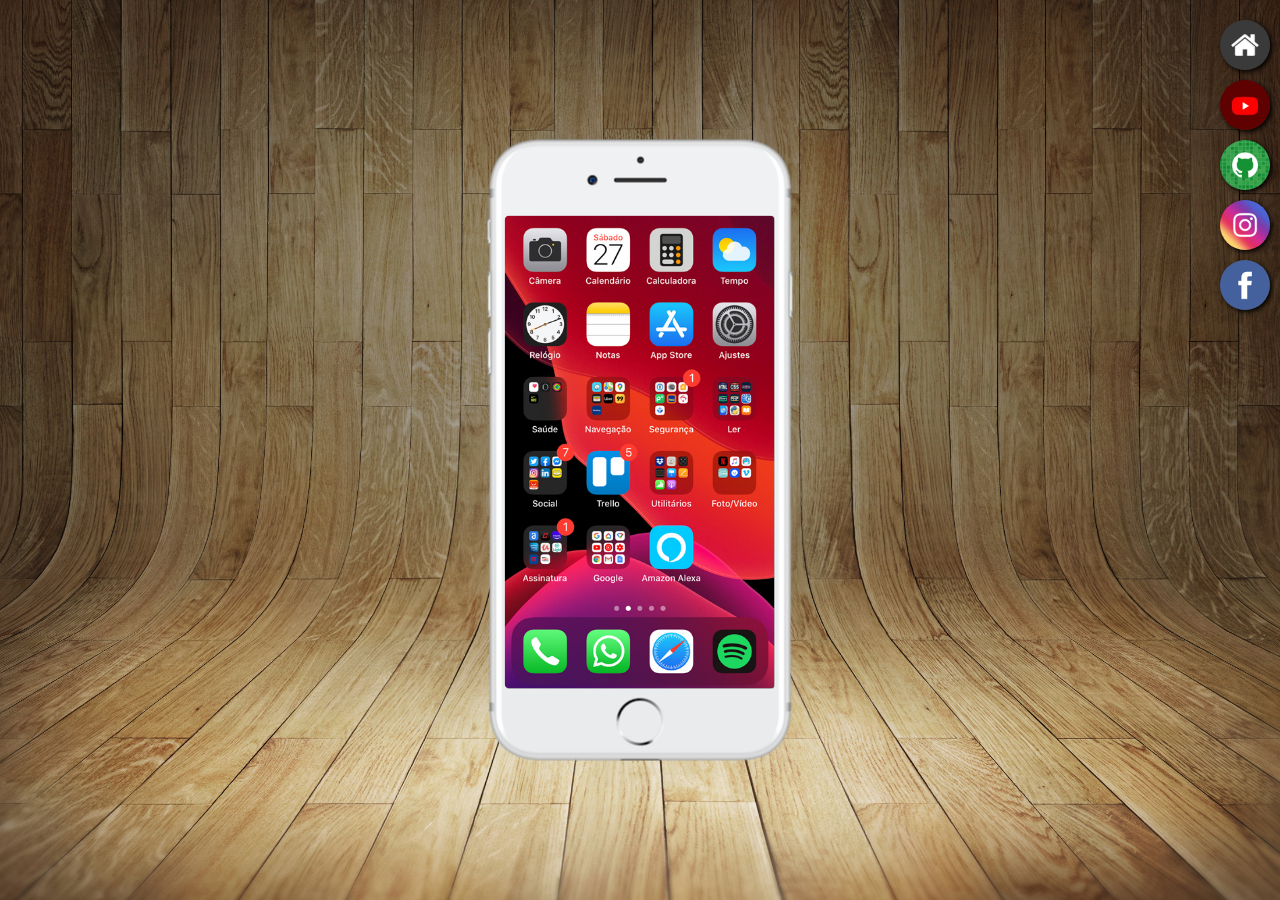
<file: index.html>
<!DOCTYPE html>
<html lang="pt-br">

<head>
    <meta charset="UTF-8">
    <meta name="viewport" content="width=device-width, initial-scale=1.0">
    <title>Projeto-Social</title>
    <link rel="stylesheet" href="styles/style.css">
    <link rel="shortcut icon" href="favicon-16x16.png" type="image/x-icon">
</head>

<body>
    <main>
        <section id="phone">
            <iframe src="./frame-pages/home.html" frameborder="0" name="frame"></iframe>
        </section>
        <section id="links">
            <ul>
                <li class="link" id="link1"><a href="frame-pages/home.html" target="frame"></a></li>
                <li class="link" id="link2"><a href="frame-pages/youtube.html" target="frame"></a></li>
                <li class="link" id="link3"><a href="frame-pages/github.html" target="frame"></a></li>
                <li class="link" id="link4"><a href="frame-pages/instagram.html" target="frame"></a></li>
                <li class="link" id="link5"><a href="frame-pages/facebook.html" target="frame"></a></li>
            </ul>
        </section>
    </main>
</body>

</html>
</file>
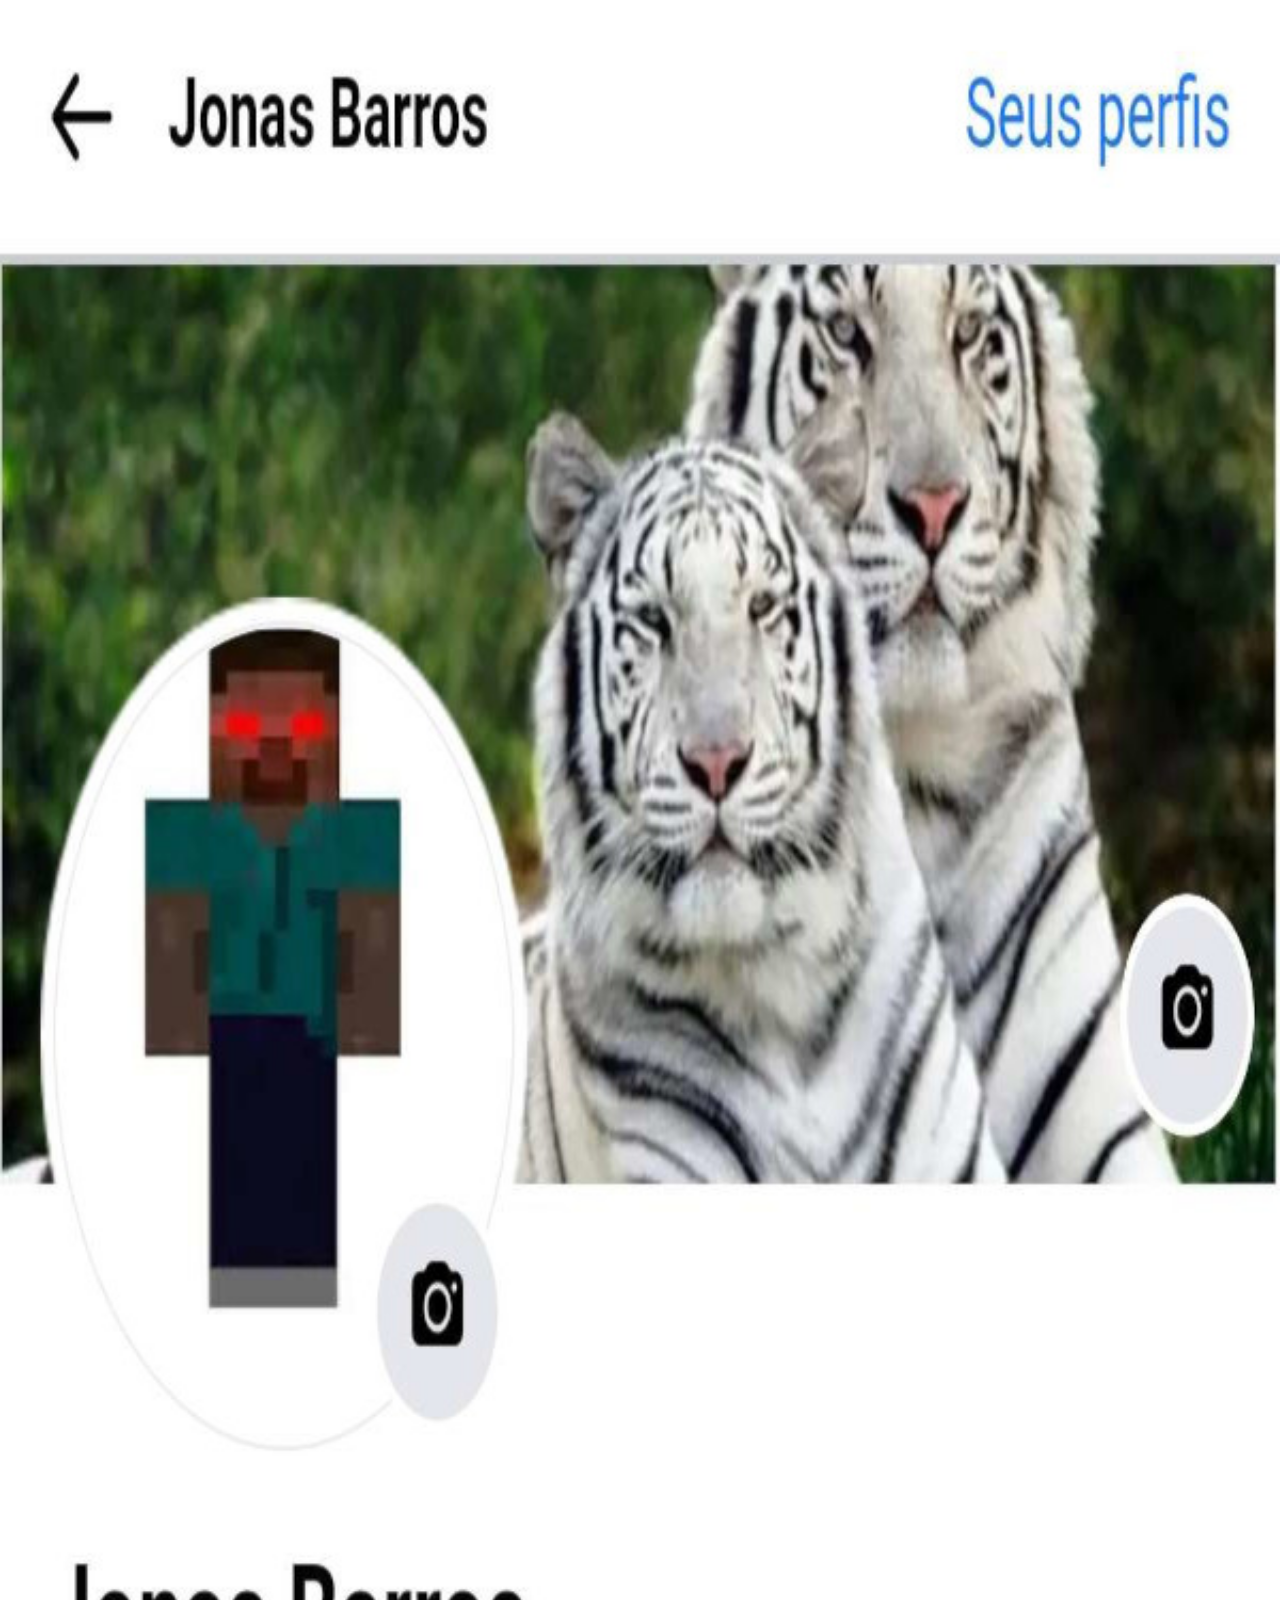
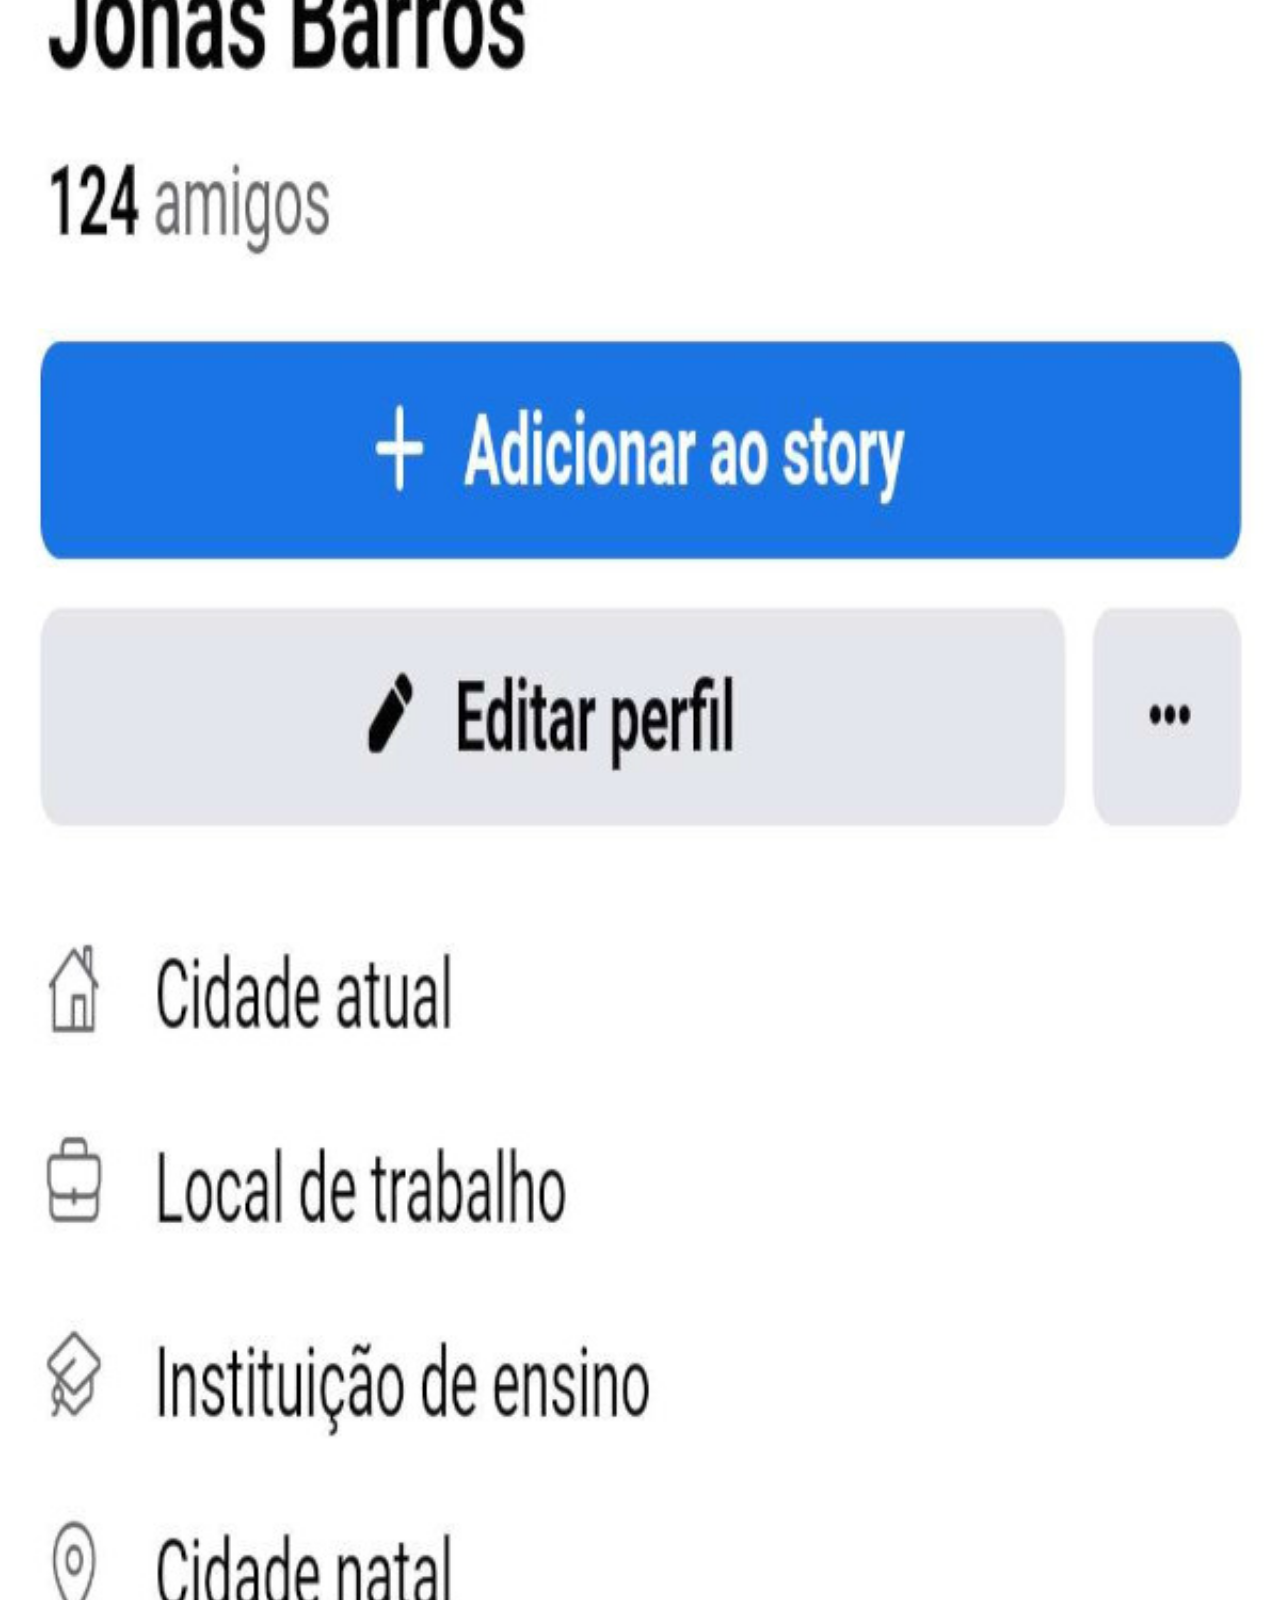
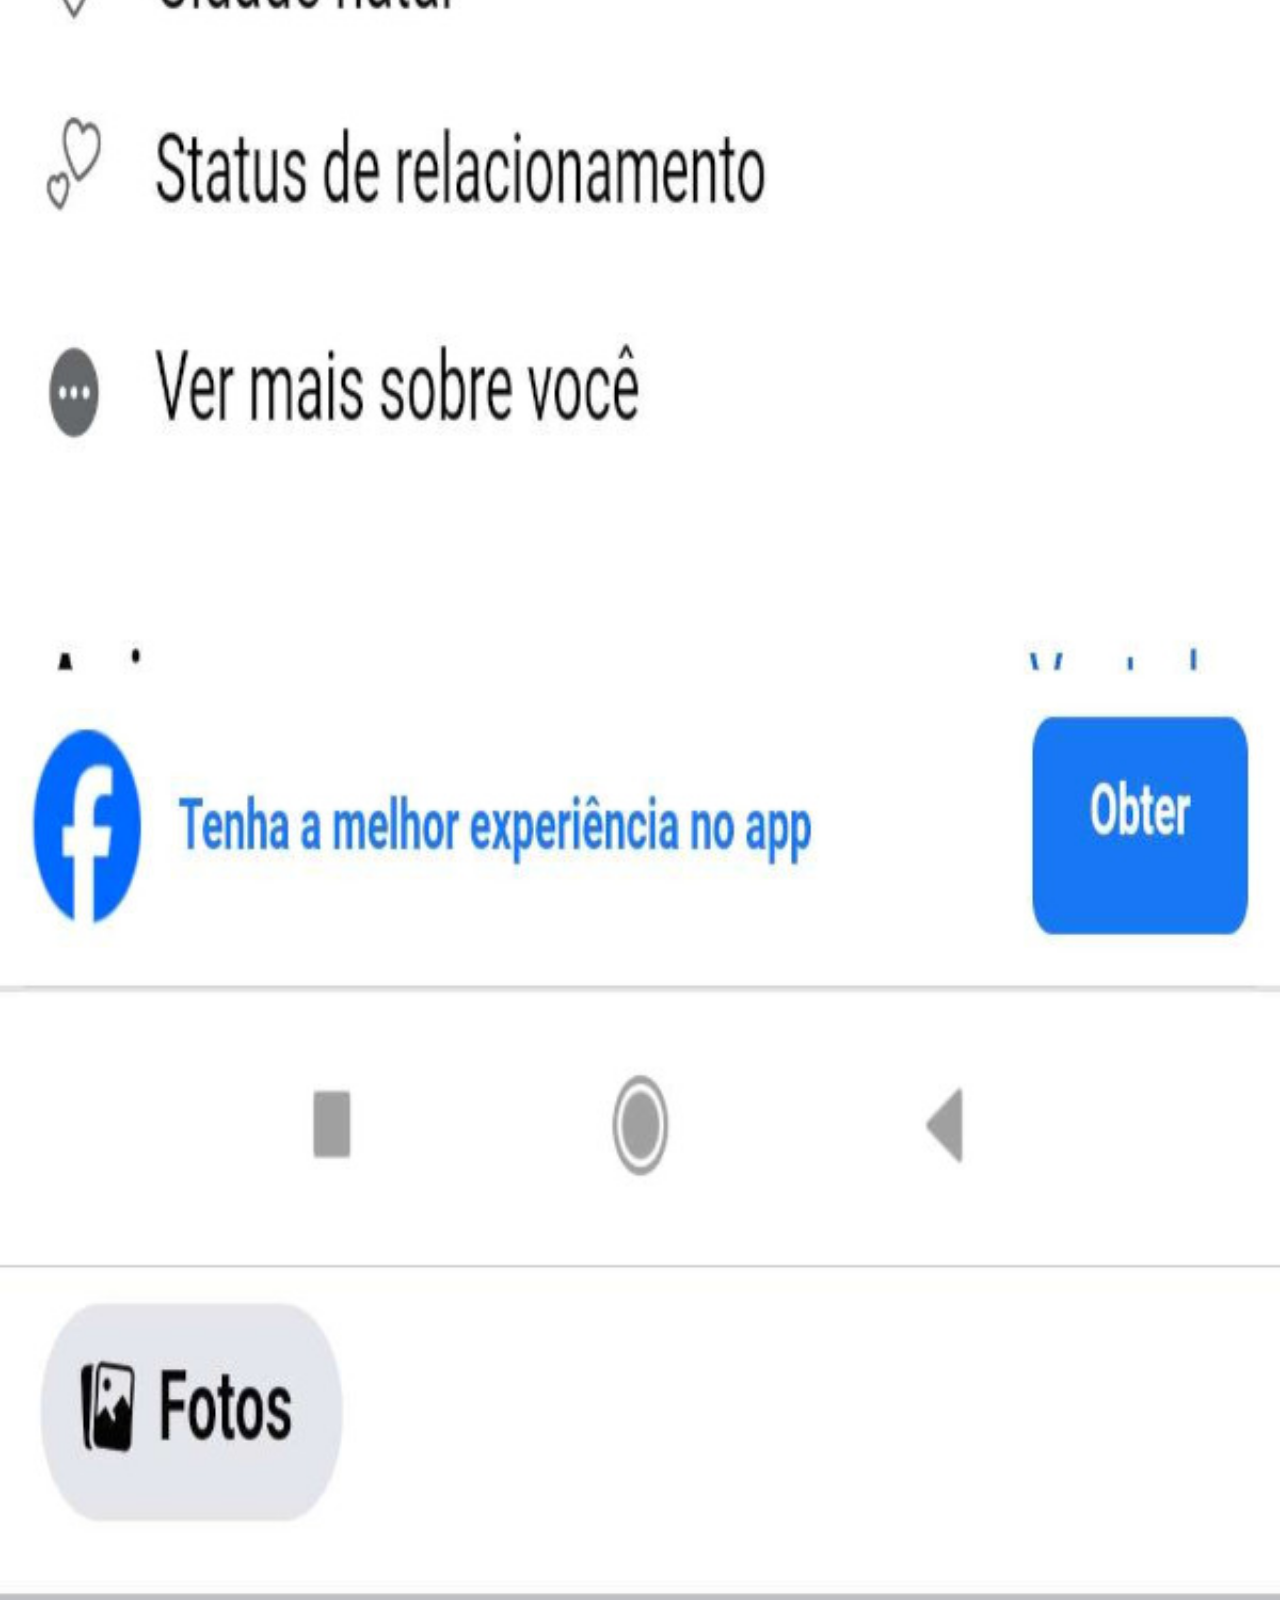
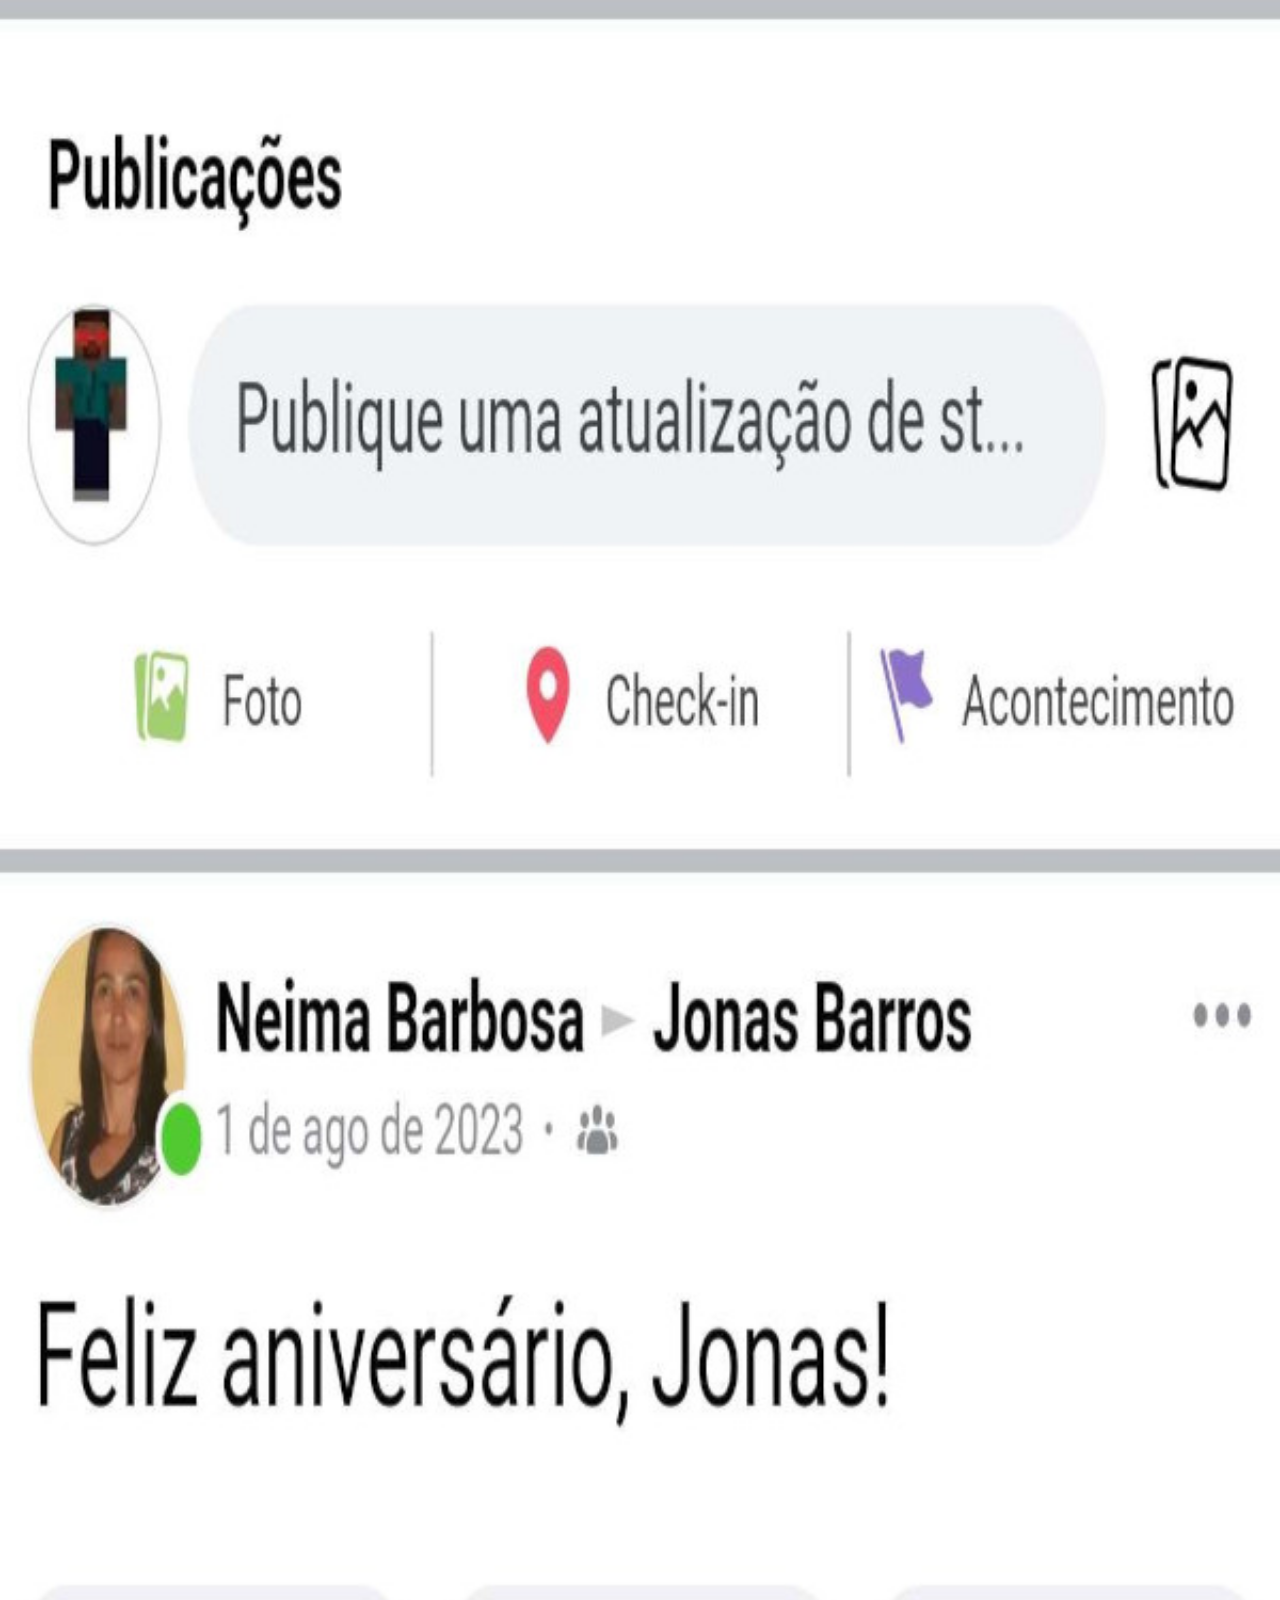
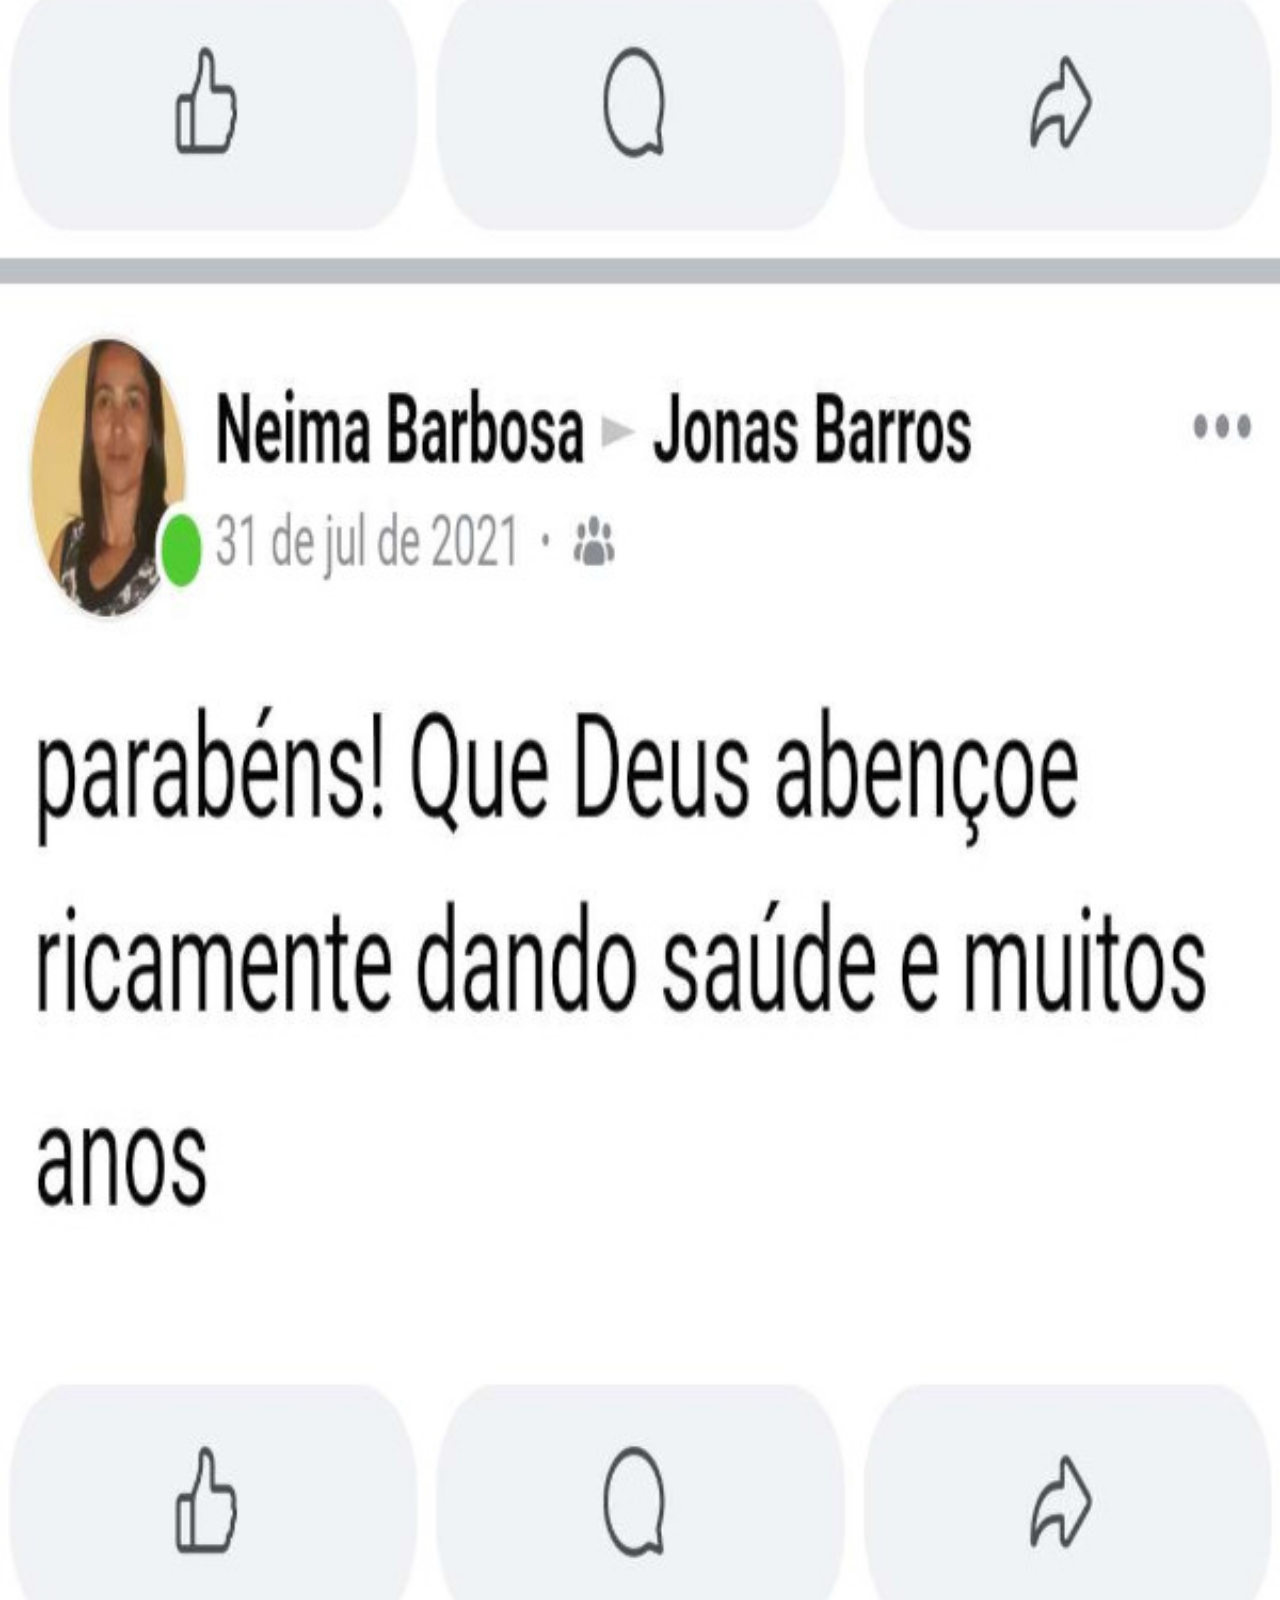
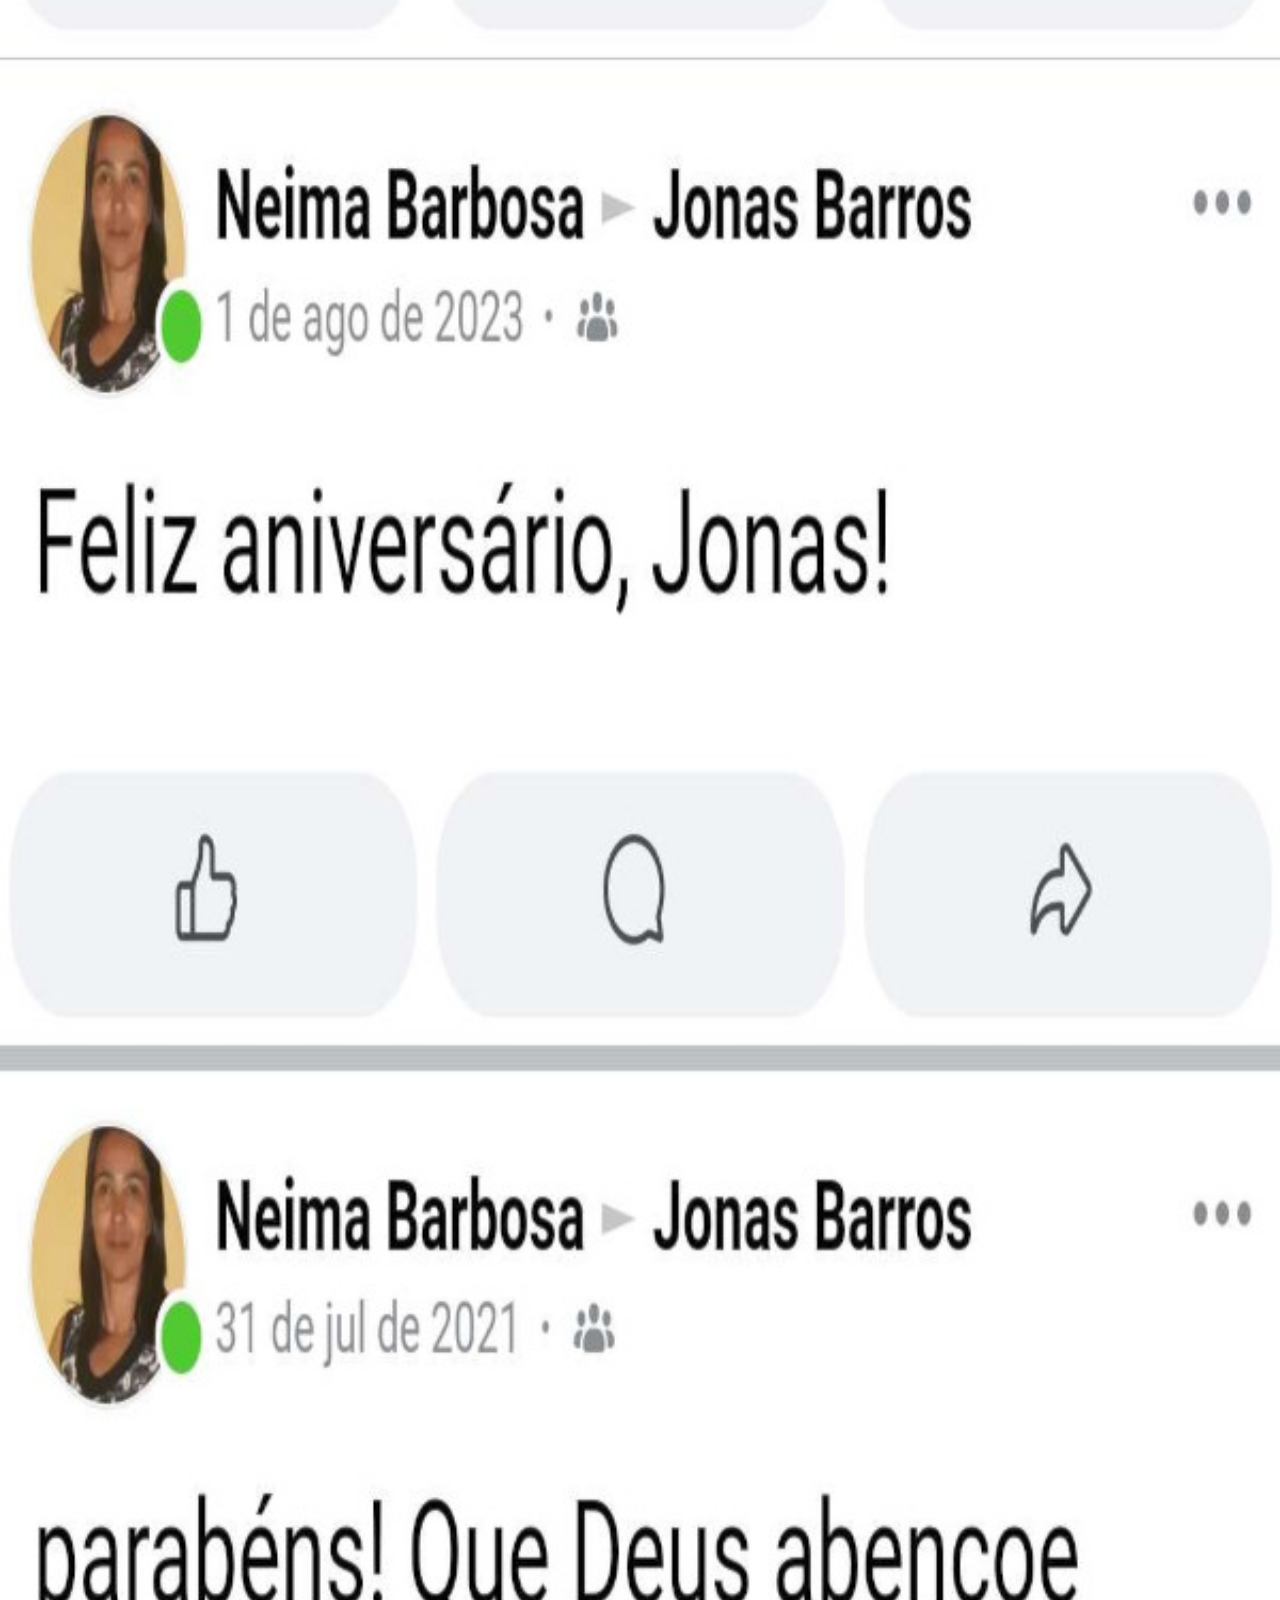
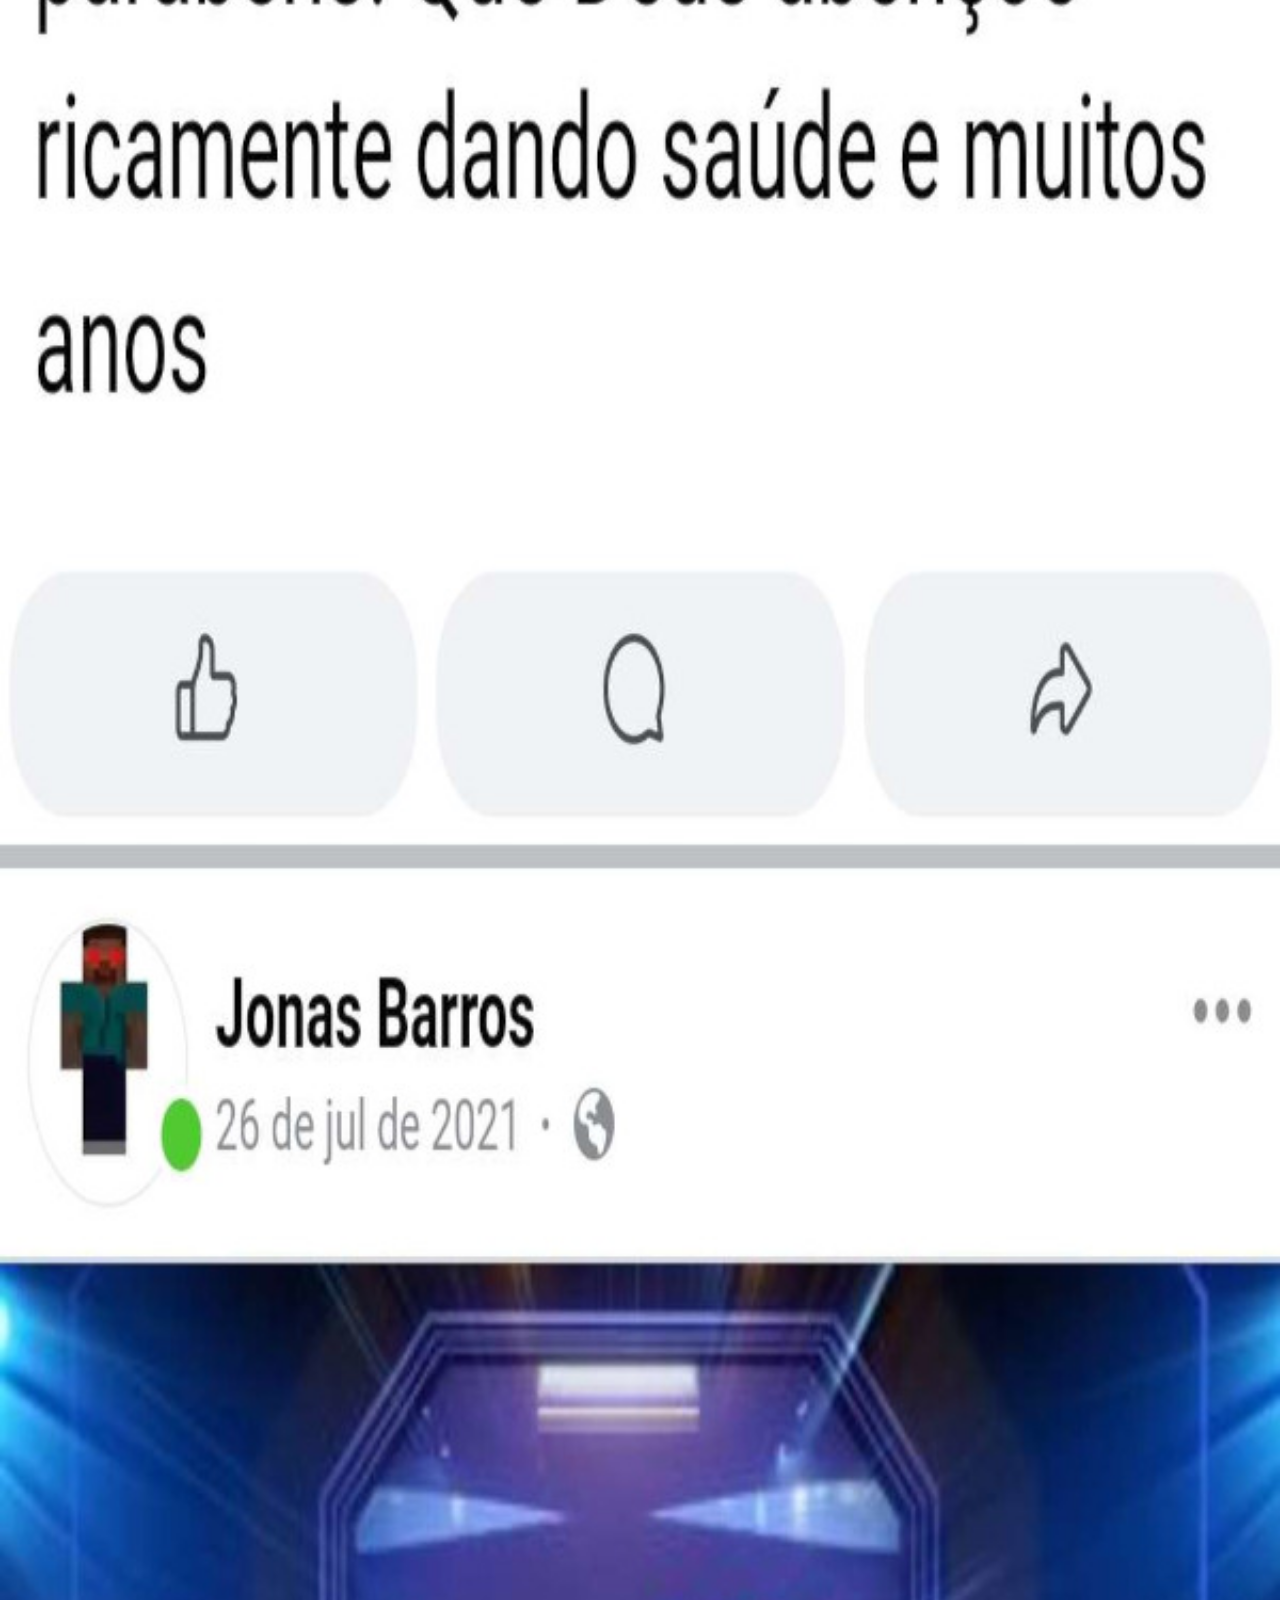
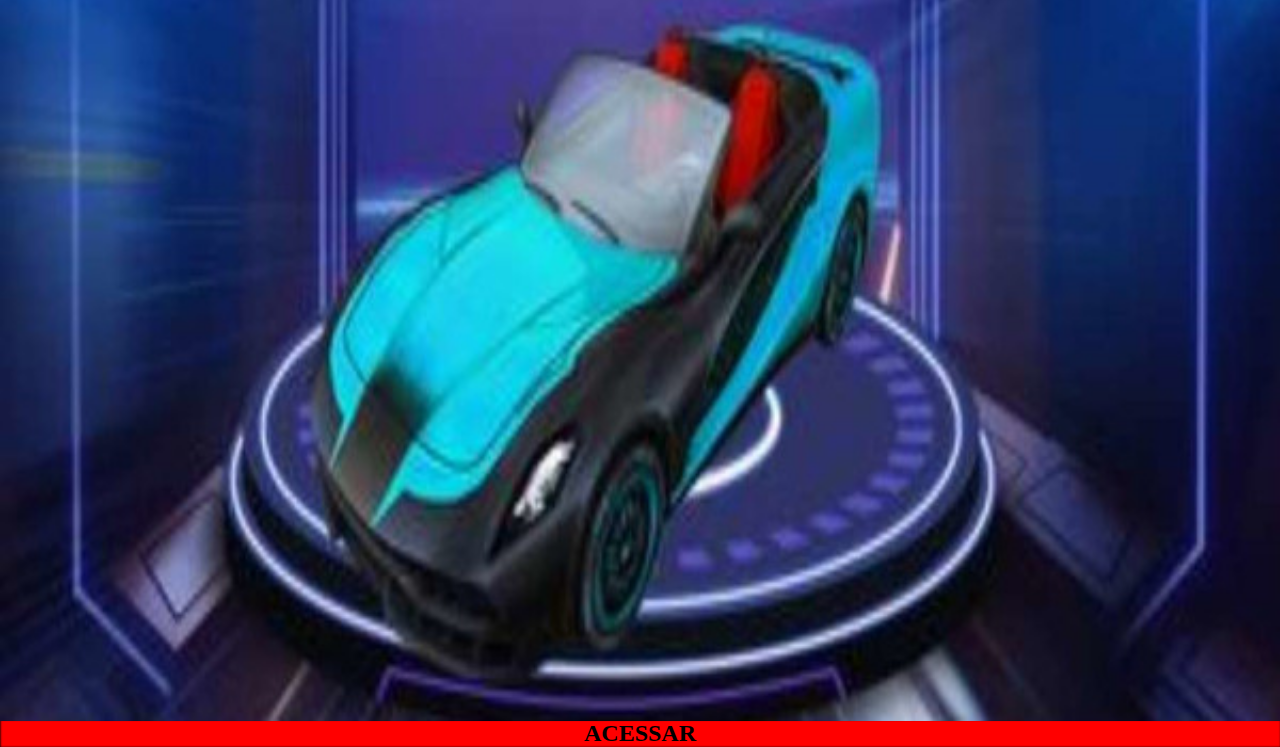
<file: frame-pages/facebook.html>
<!DOCTYPE html>
<html lang="pt-br">
<head>
    <meta charset="UTF-8">
    <meta name="viewport" content="width=device-width, initial-scale=1.0">
    <title>Home</title>
    <link rel="stylesheet" href="style.css">
</head>
<body>
    <main><img src="../images/tela-facebook.jpg" alt="tela"></main>
    <footer>
        <p><a href="" target="_blank" rel="next">Acessar</a></p>
    </footer>
</body>
</html>
</file>
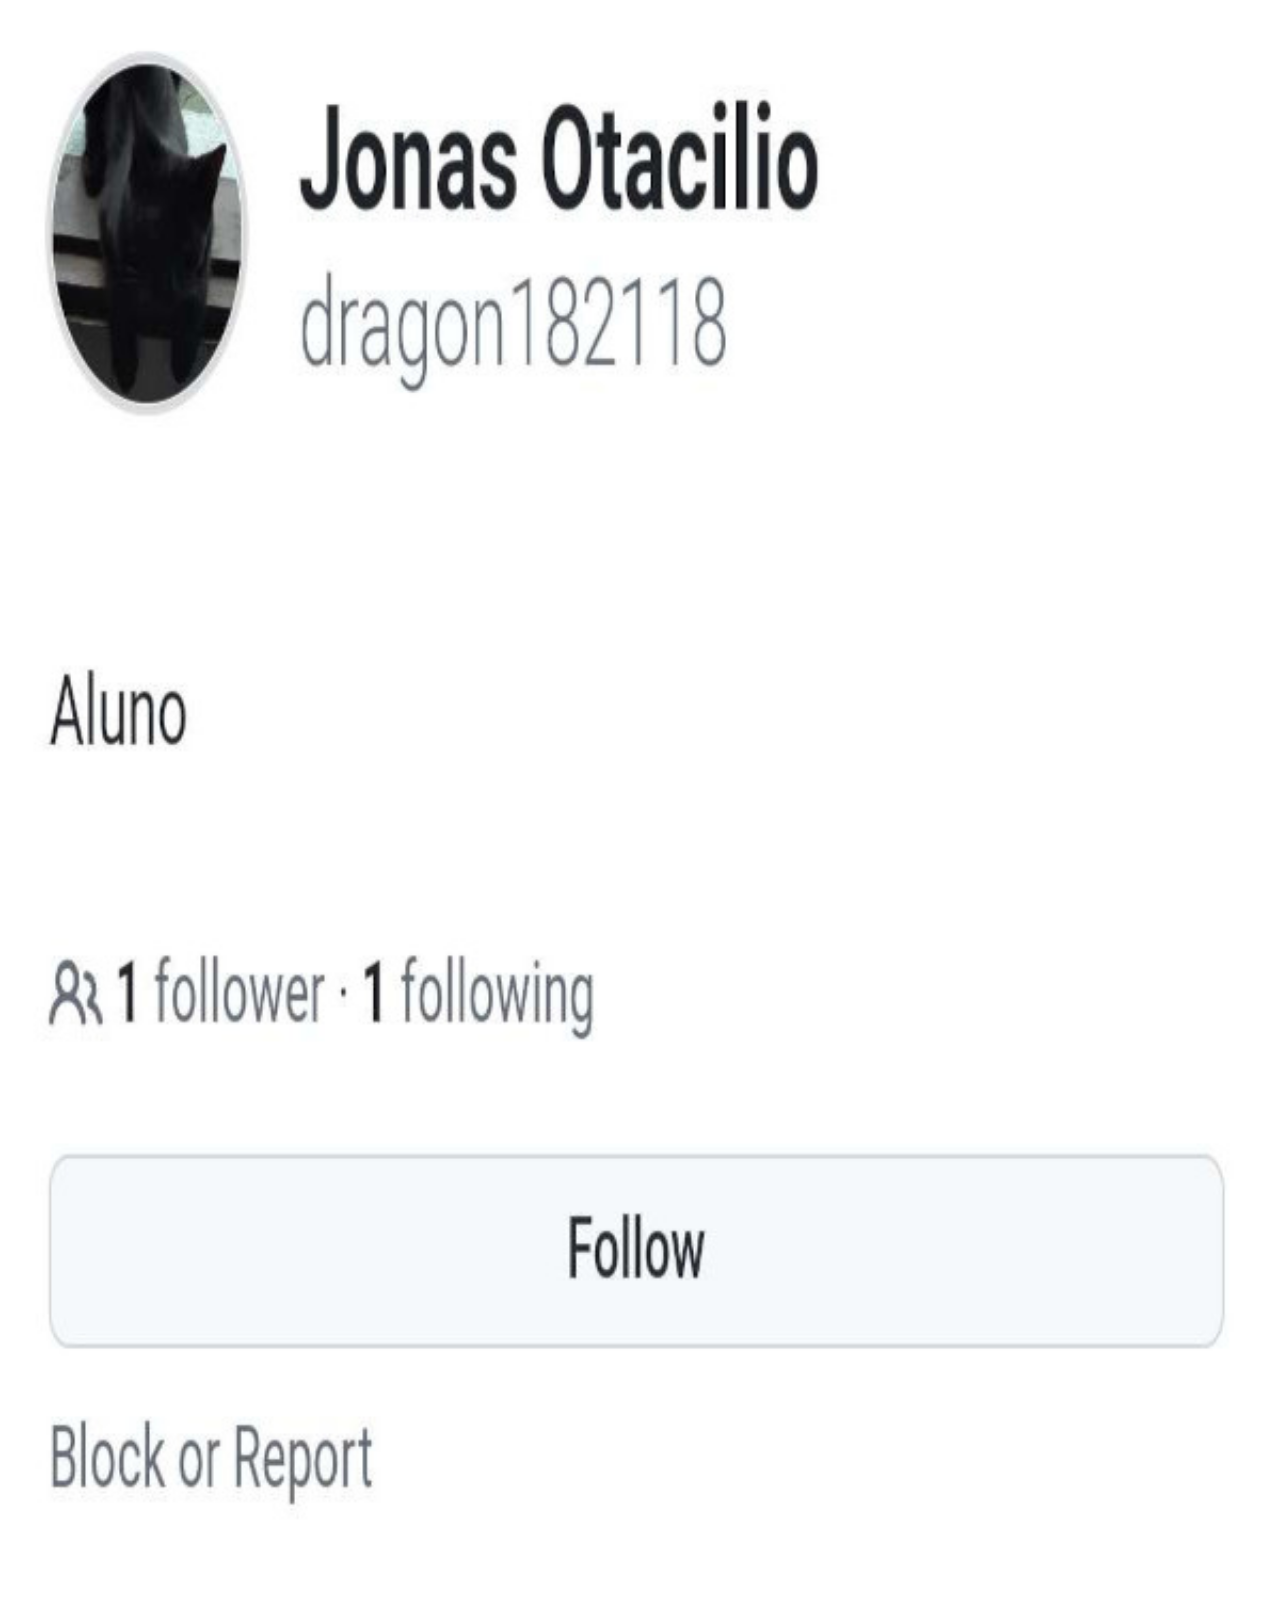
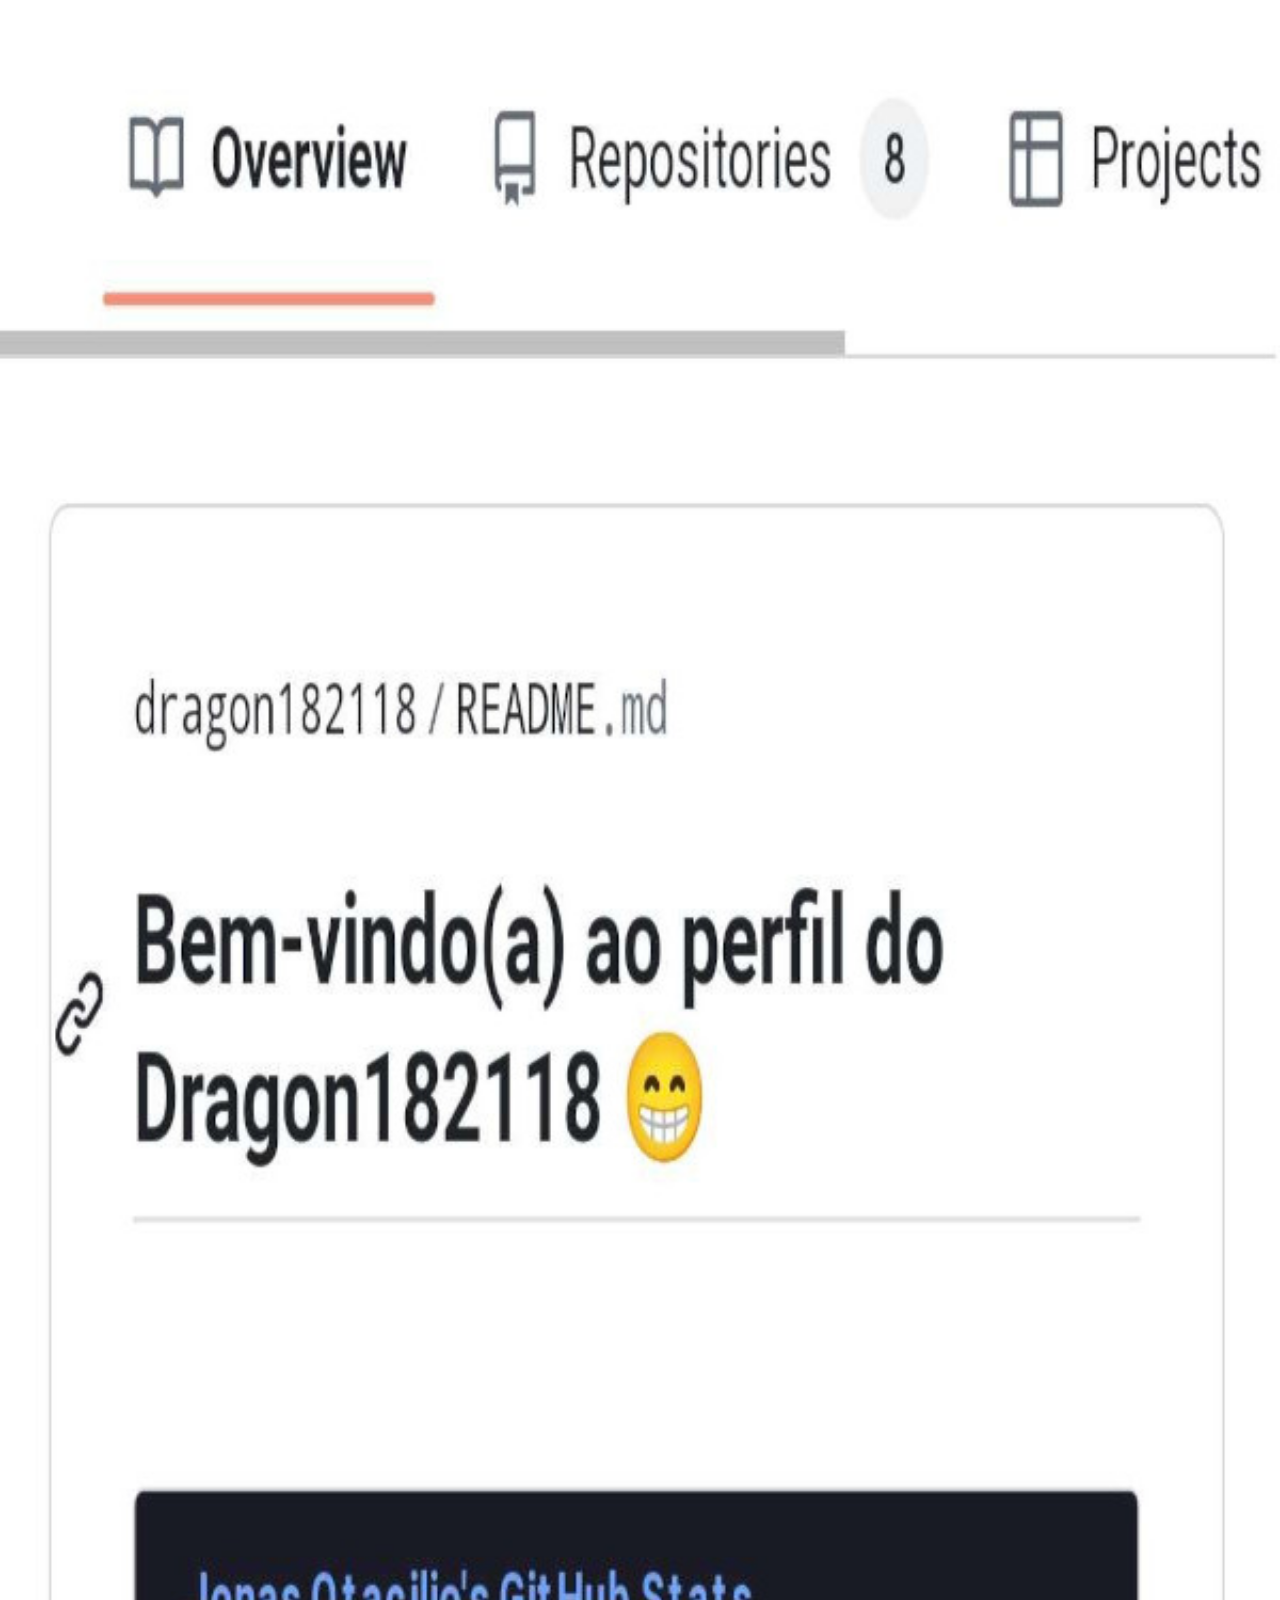
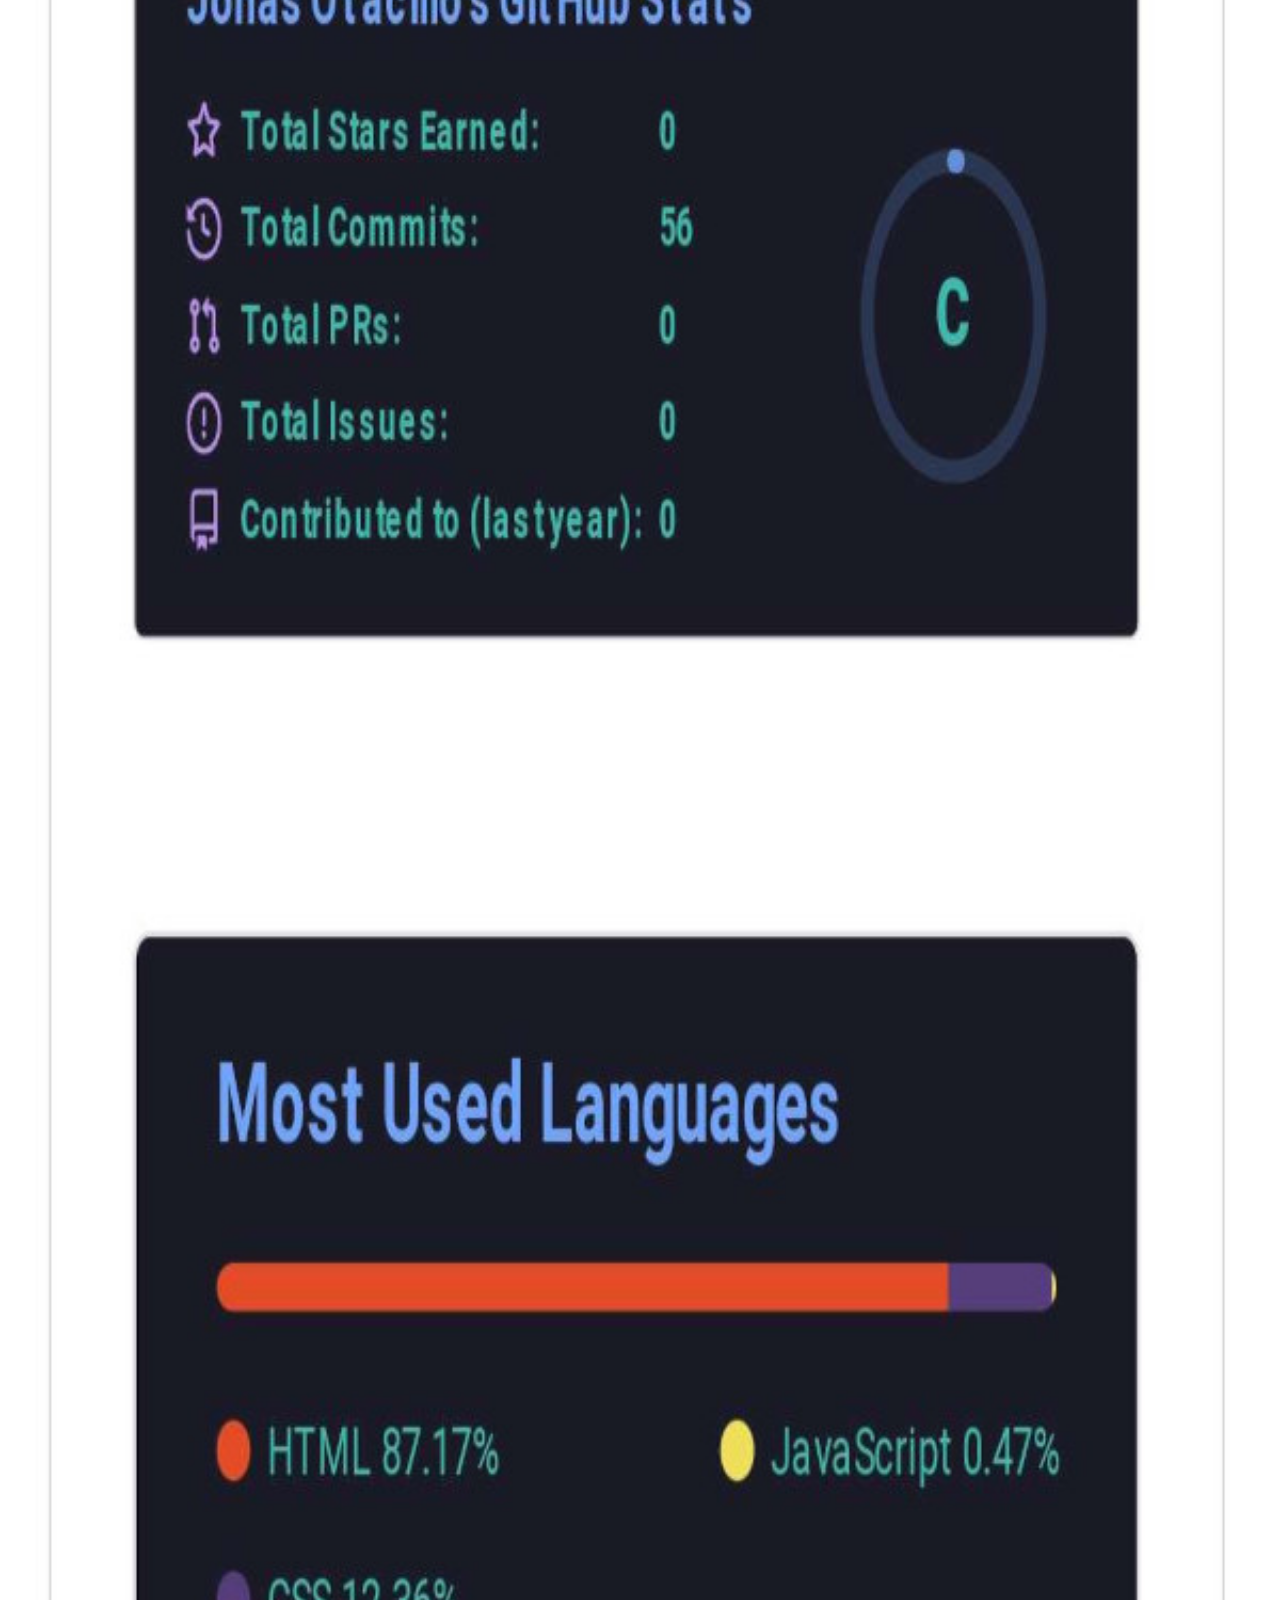
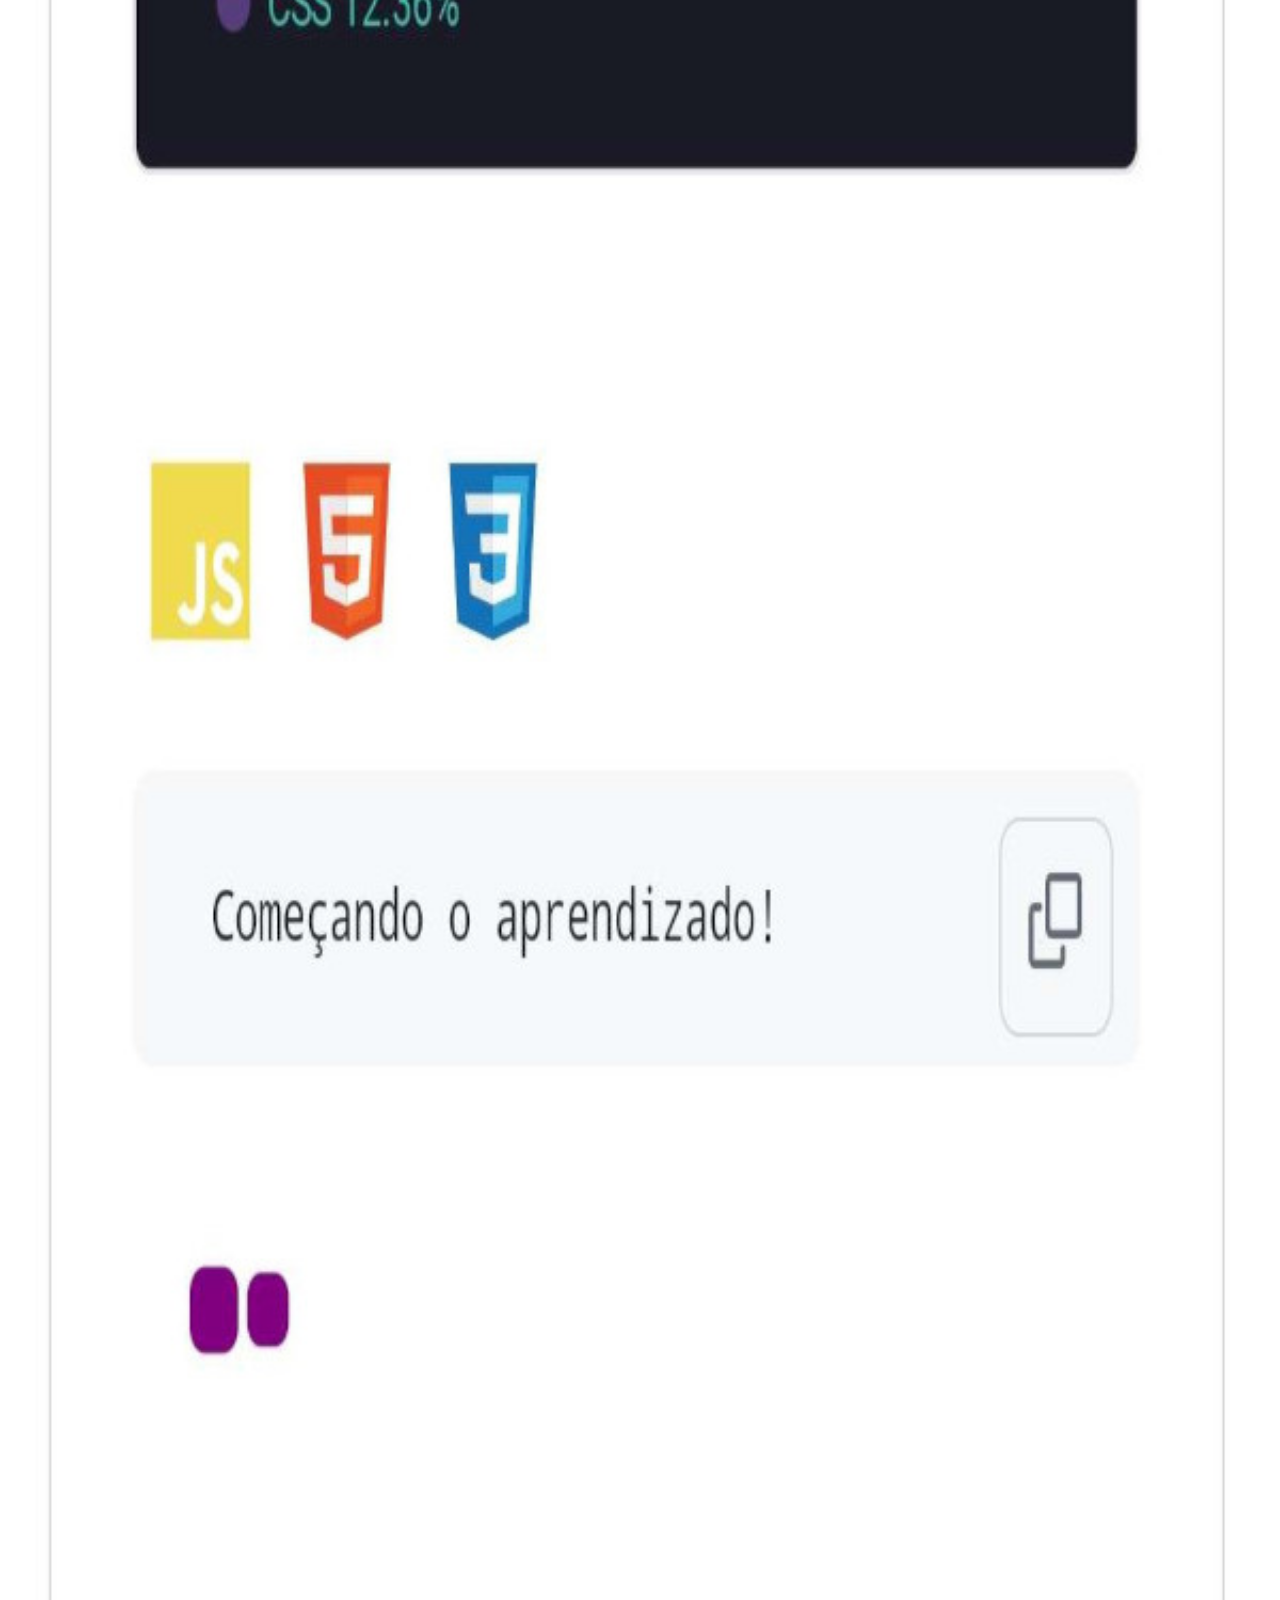
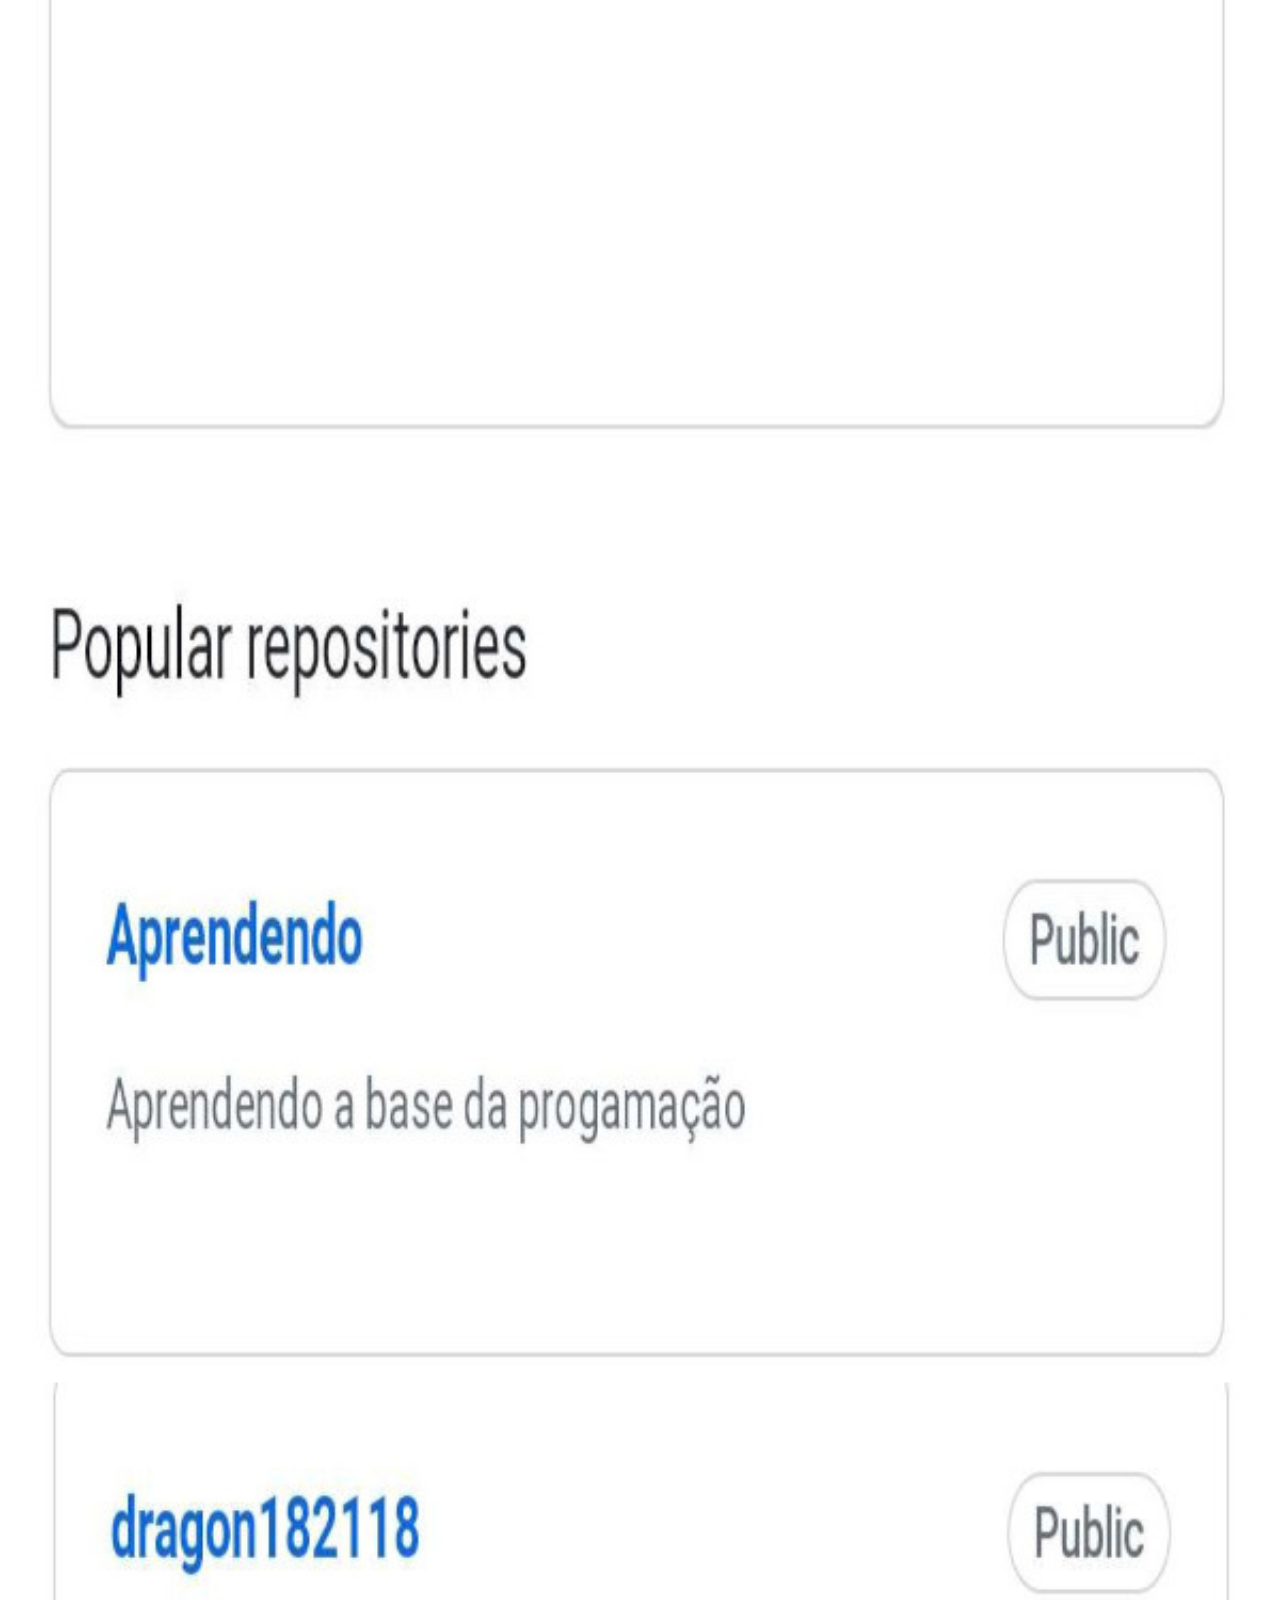
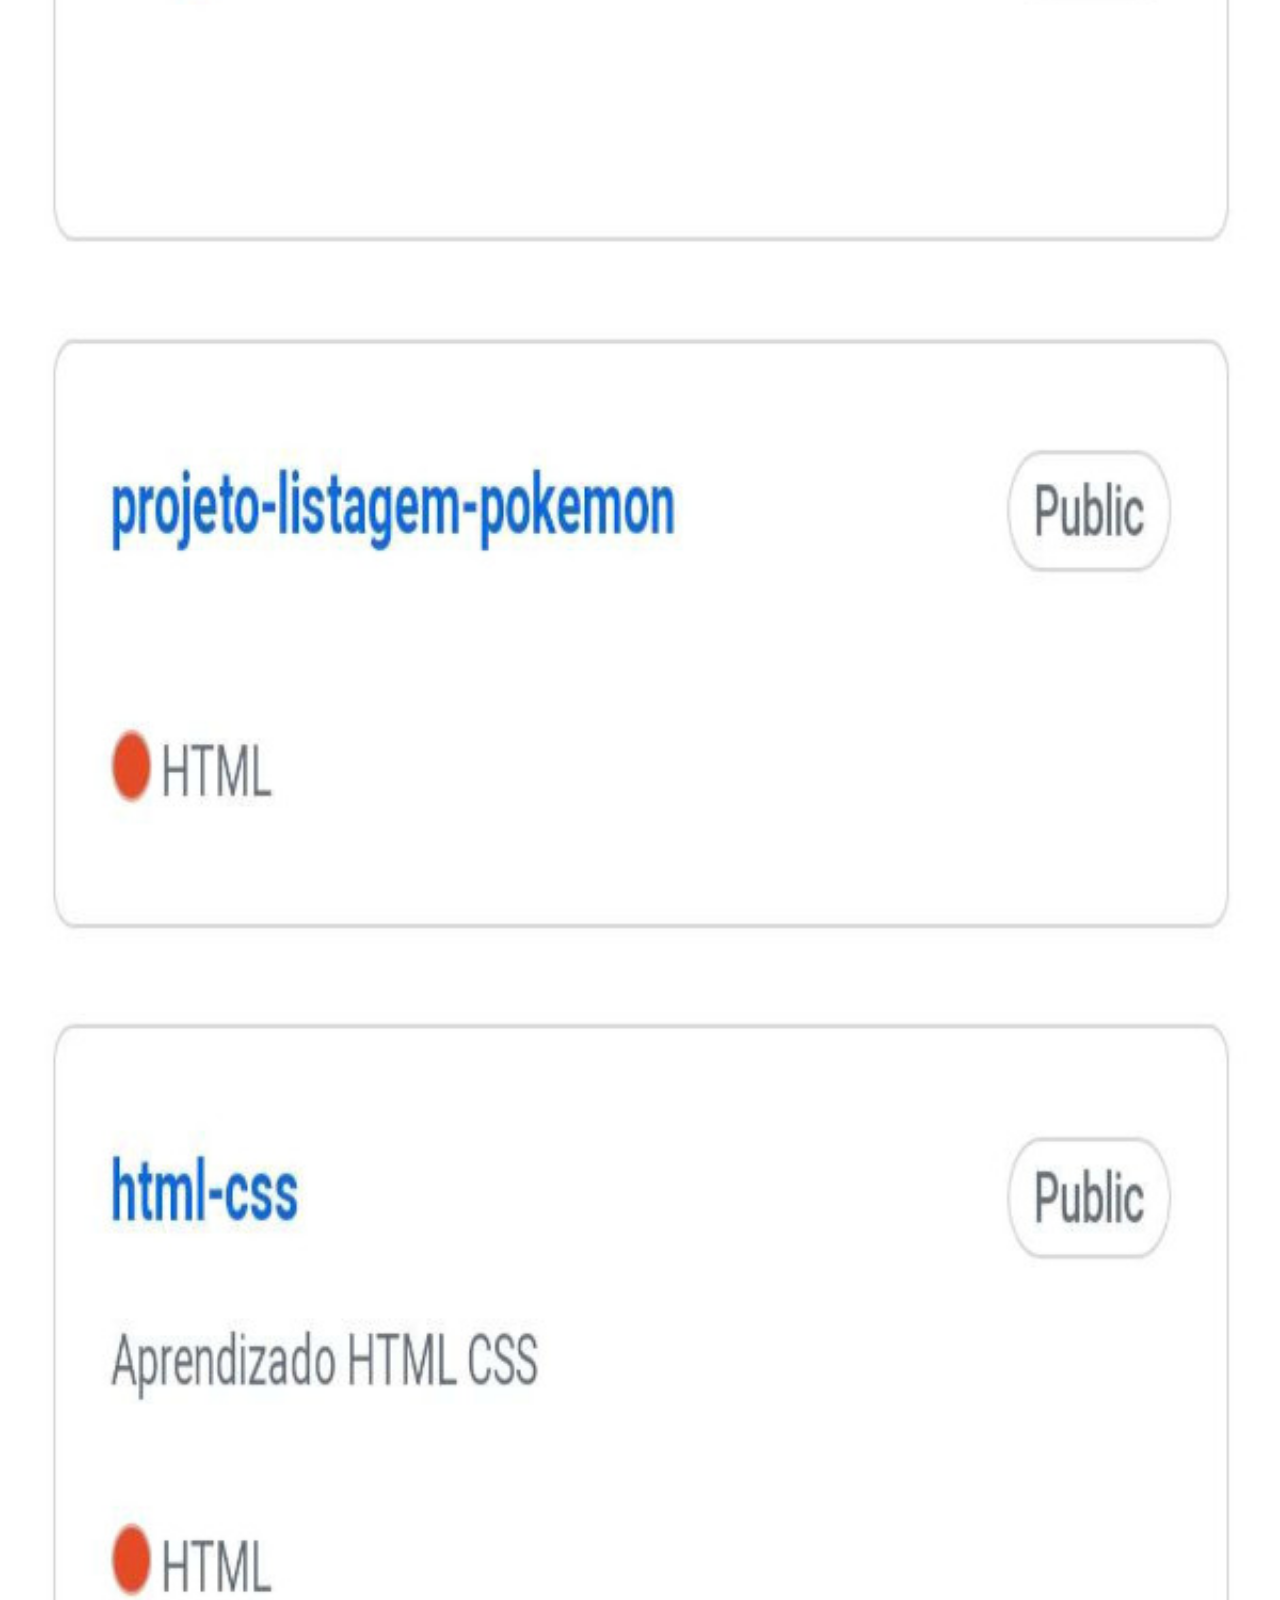
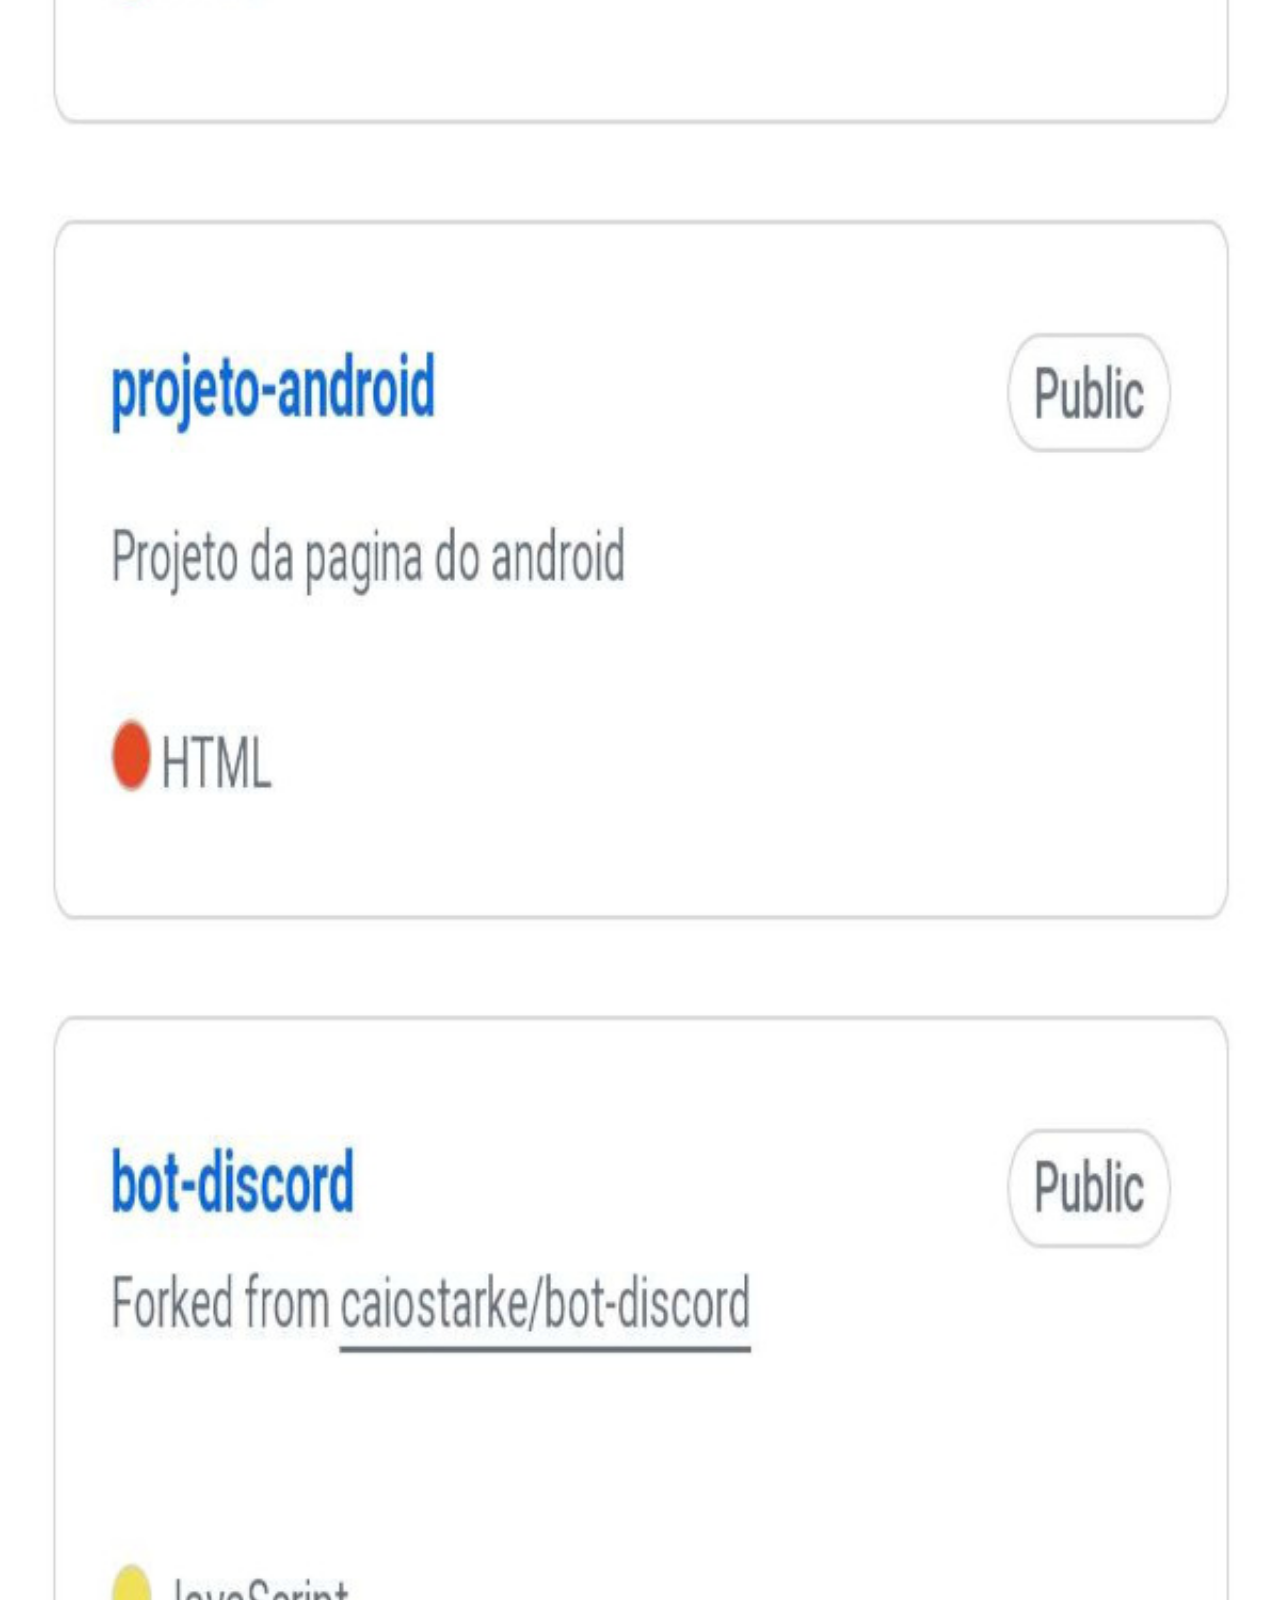
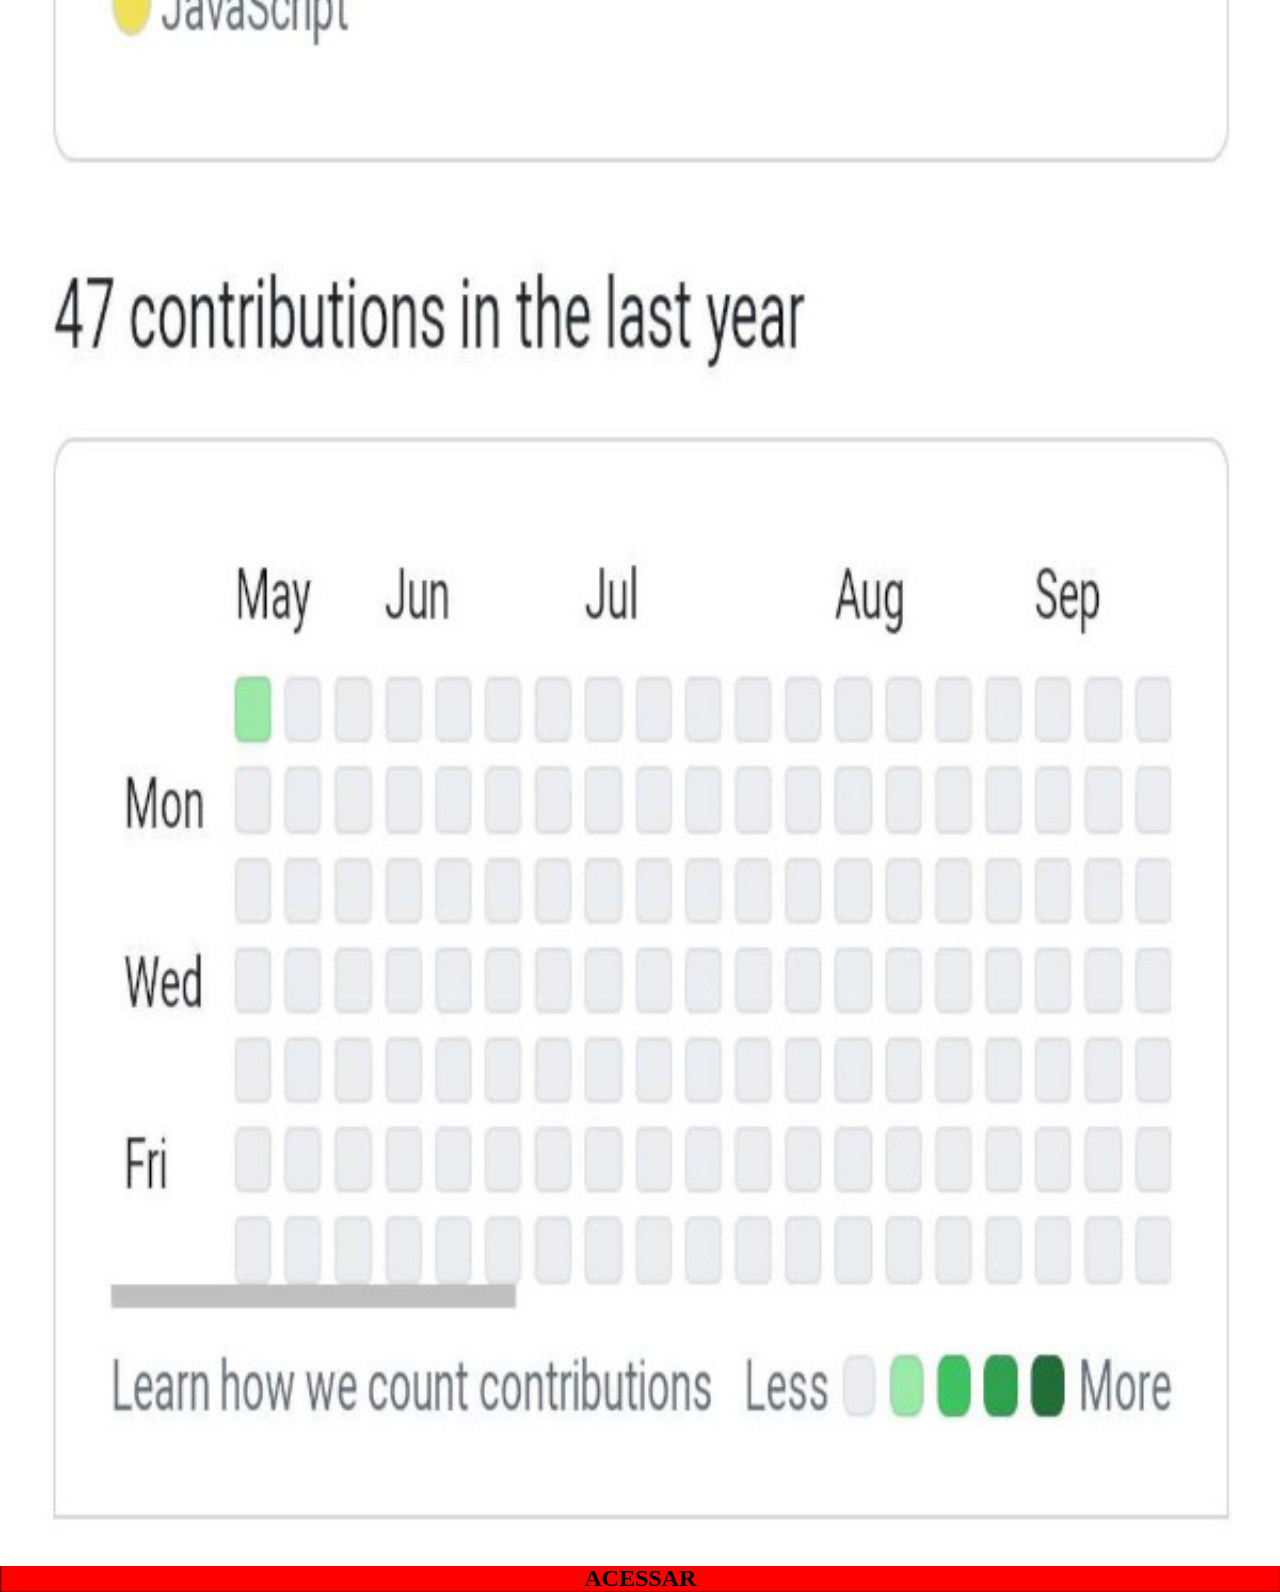
<file: frame-pages/github.html>
<!DOCTYPE html>
<html lang="pt-br">
<head>
    <meta charset="UTF-8">
    <meta name="viewport" content="width=device-width, initial-scale=1.0">
    <title>Home</title>
    <link rel="stylesheet" href="style.css">
</head>
<body>
    <main><img src="../images/tela-github.jpg" alt="tela"></main>
    <footer>
        <p><a href="https://github.com/dragon182118" target="_blank" rel="next">Acessar</a></p>
    </footer>
</body>
</html>
</file>
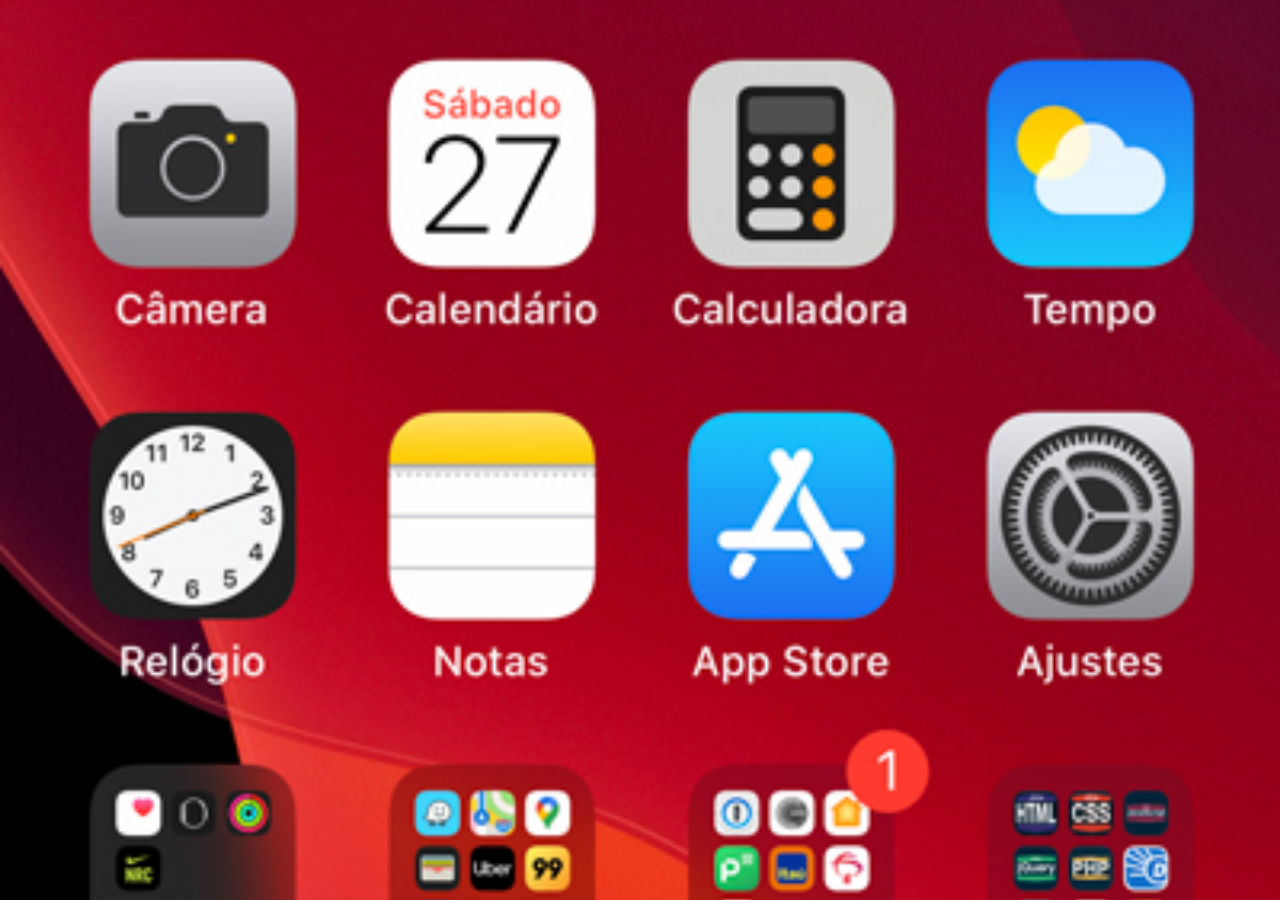
<file: frame-pages/home.html>
<!DOCTYPE html>
<html lang="pt-br">
<head>
    <meta charset="UTF-8">
    <meta name="viewport" content="width=device-width, initial-scale=1.0">
    <title>Home</title>
    <style>
        * {
            margin: 0px;
            padding: 0px;
        }
        body{
            background-color: lightsalmon;
            width: 100%;
            height: 100vh;
            background:url(../images/tela-home.jpg) no-repeat;
            background-size: cover;
        }
    </style>
</head>
<body>
</body>
</html>
</file>
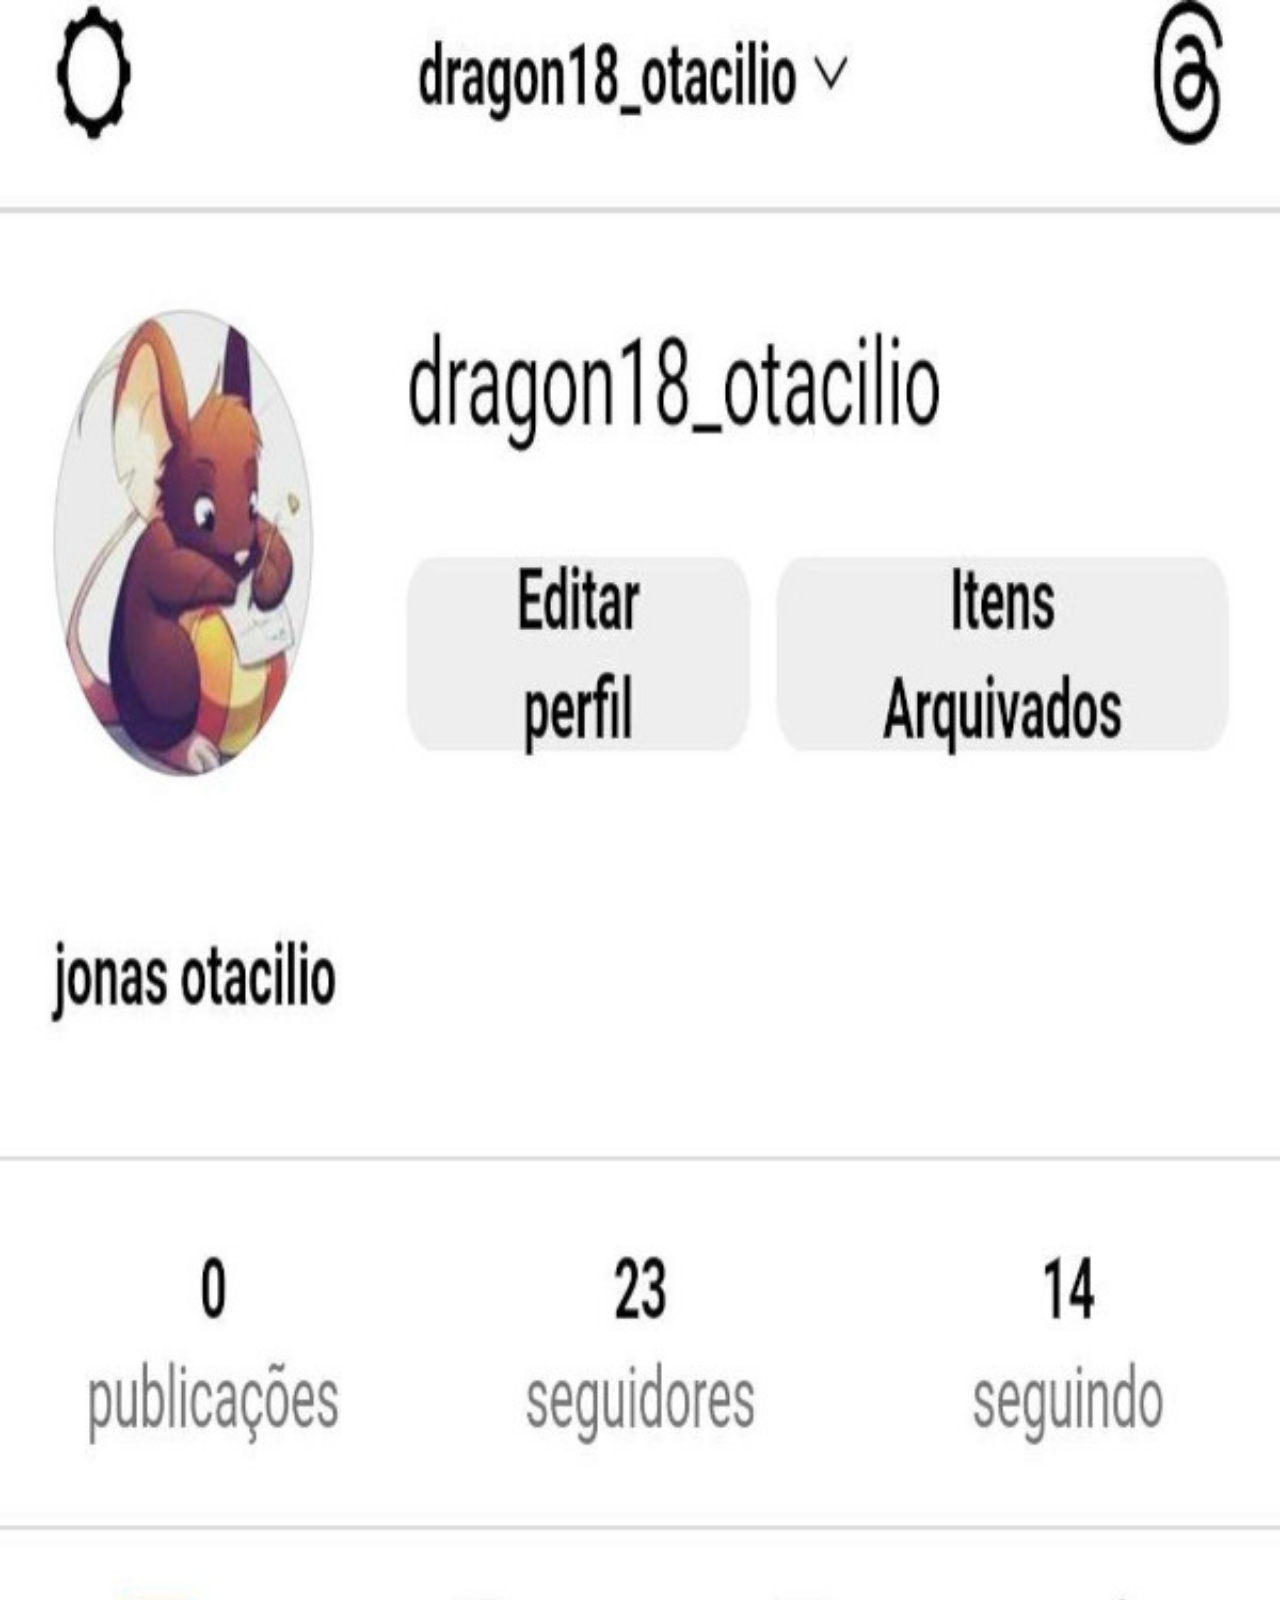
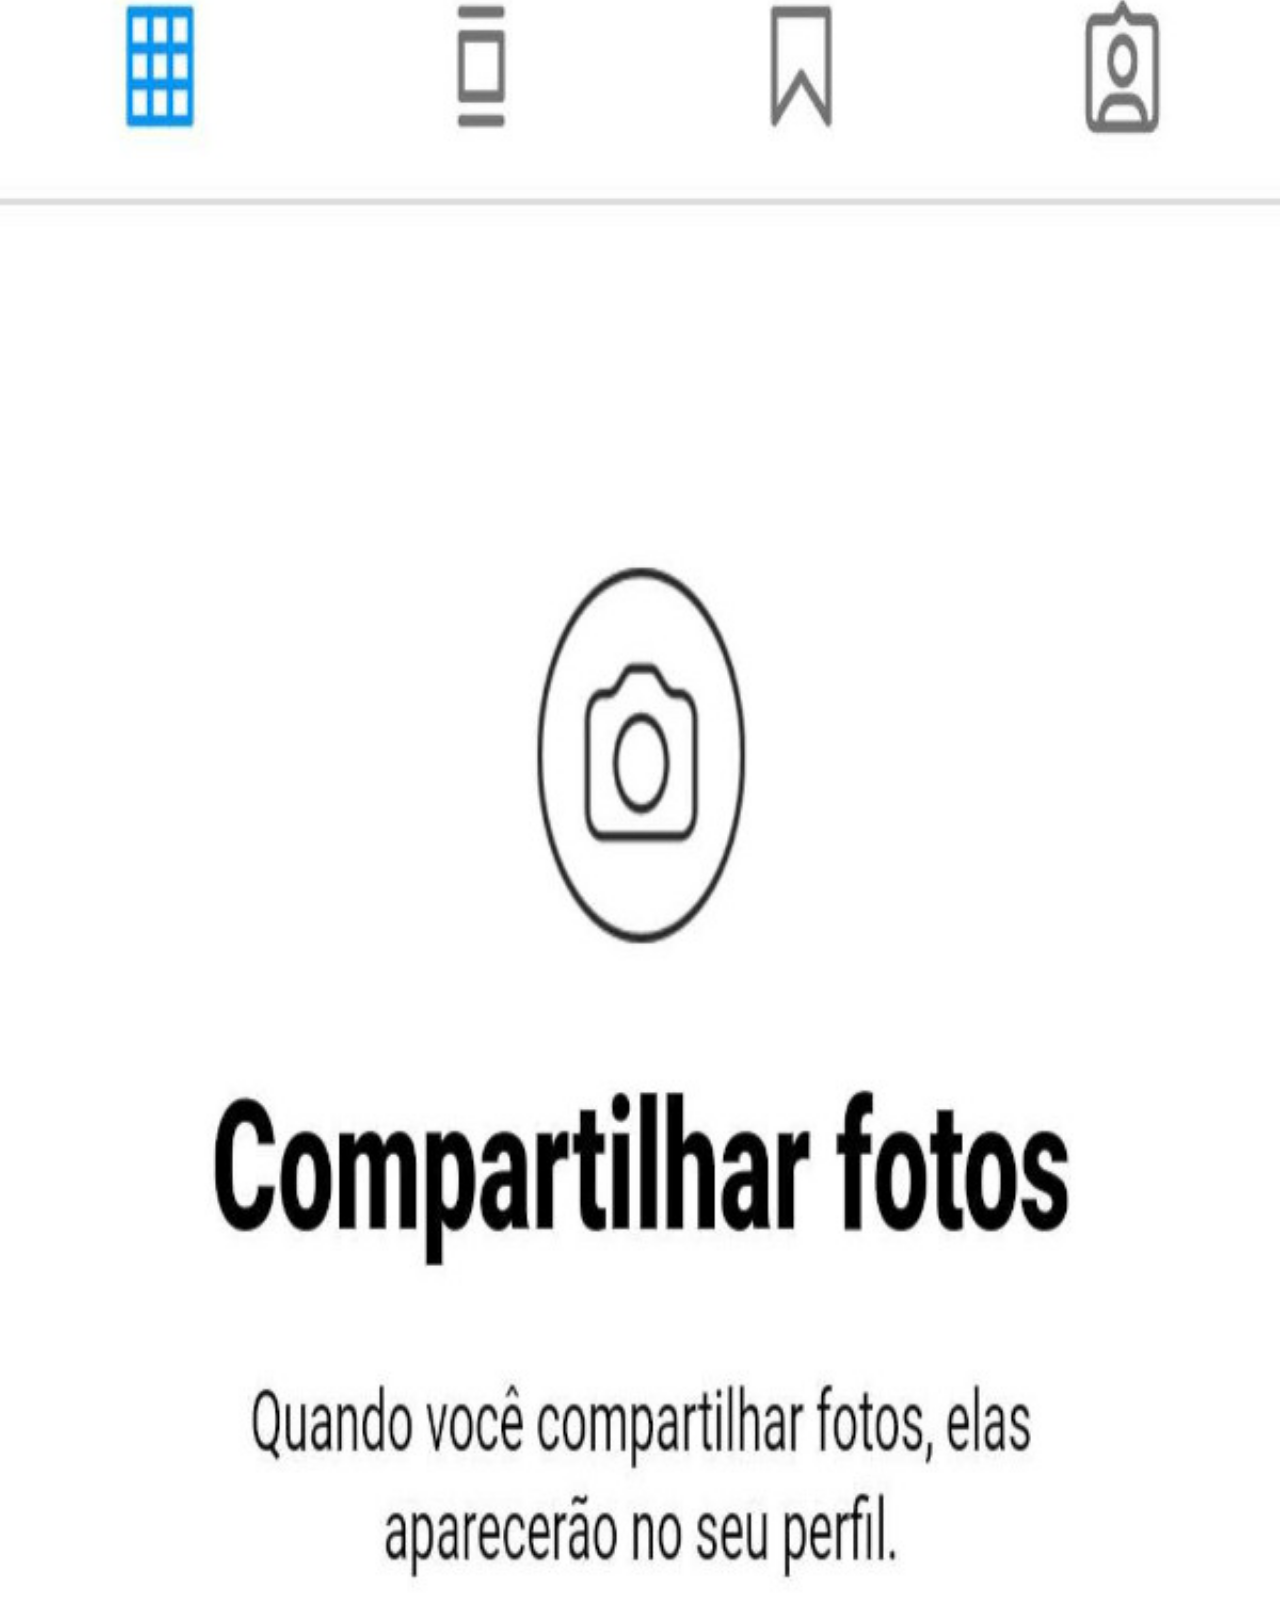
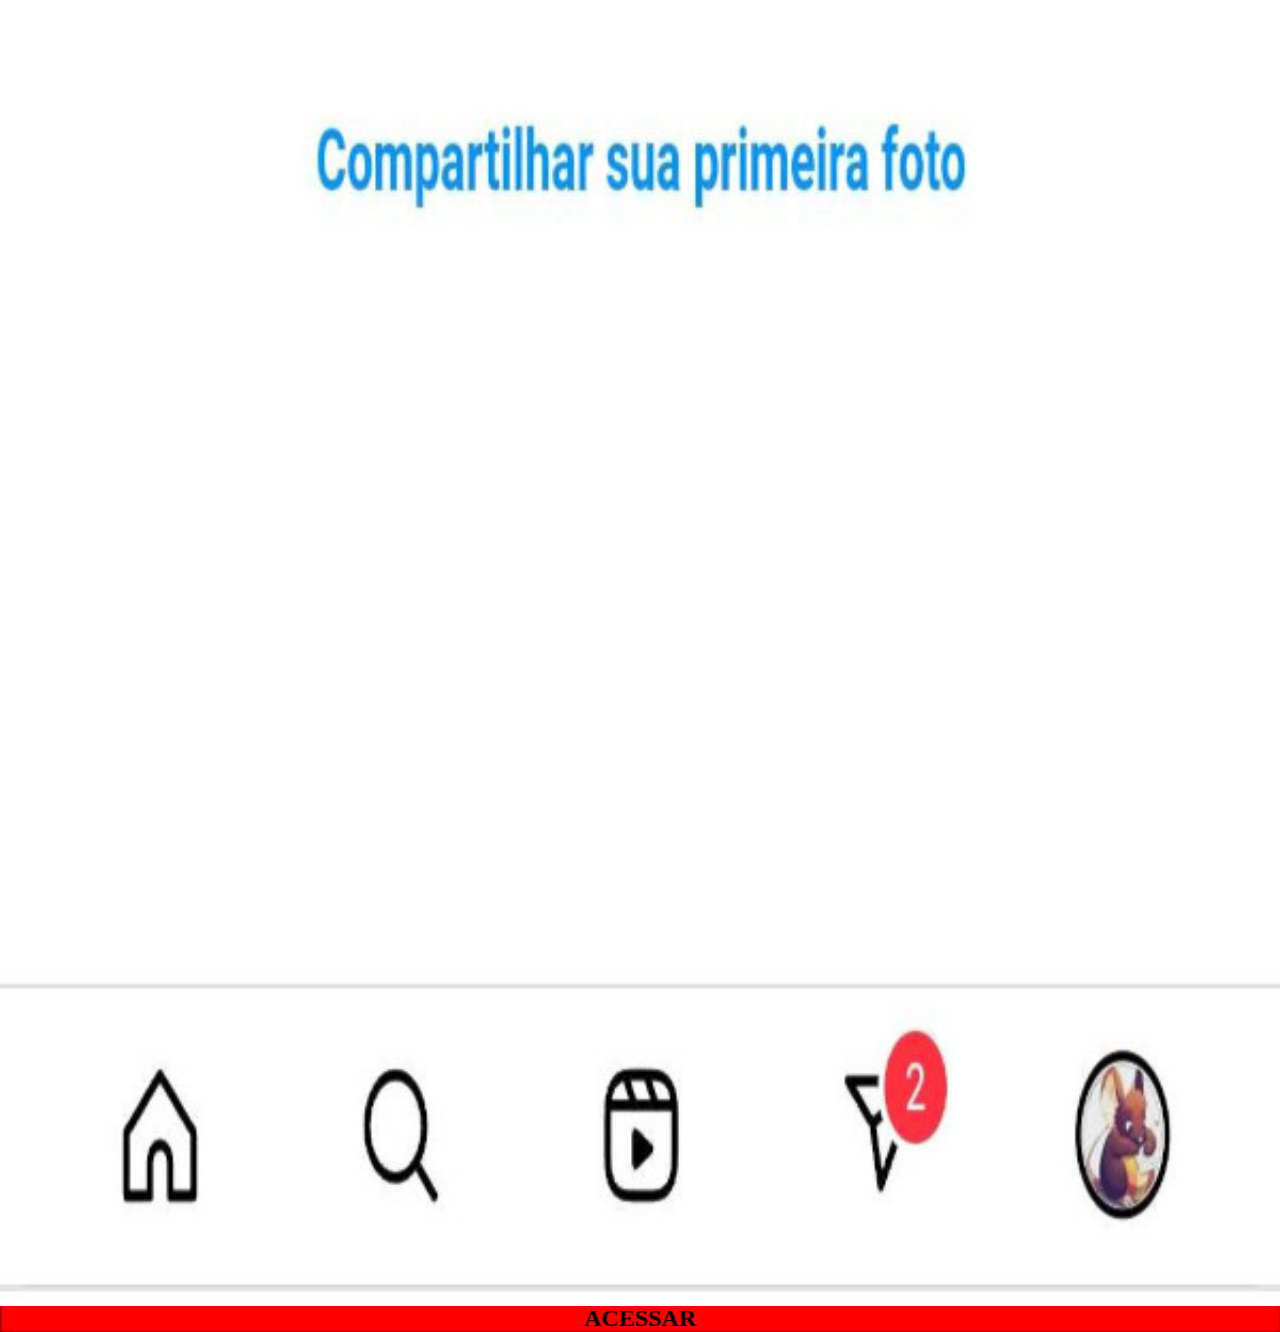
<file: frame-pages/instagram.html>
<!DOCTYPE html>
<html lang="pt-br">
<head>
    <meta charset="UTF-8">
    <meta name="viewport" content="width=device-width, initial-scale=1.0">
    <title>Home</title>
    <link rel="stylesheet" href="style.css">
</head>
<body>
    <main><img src="../images/tela-instagram.jpg" alt="tela"></main>
    <footer>
        <p><a href="" target="_blank" rel="next">Acessar</a></p>
    </footer>
</body>
</html>
</file>
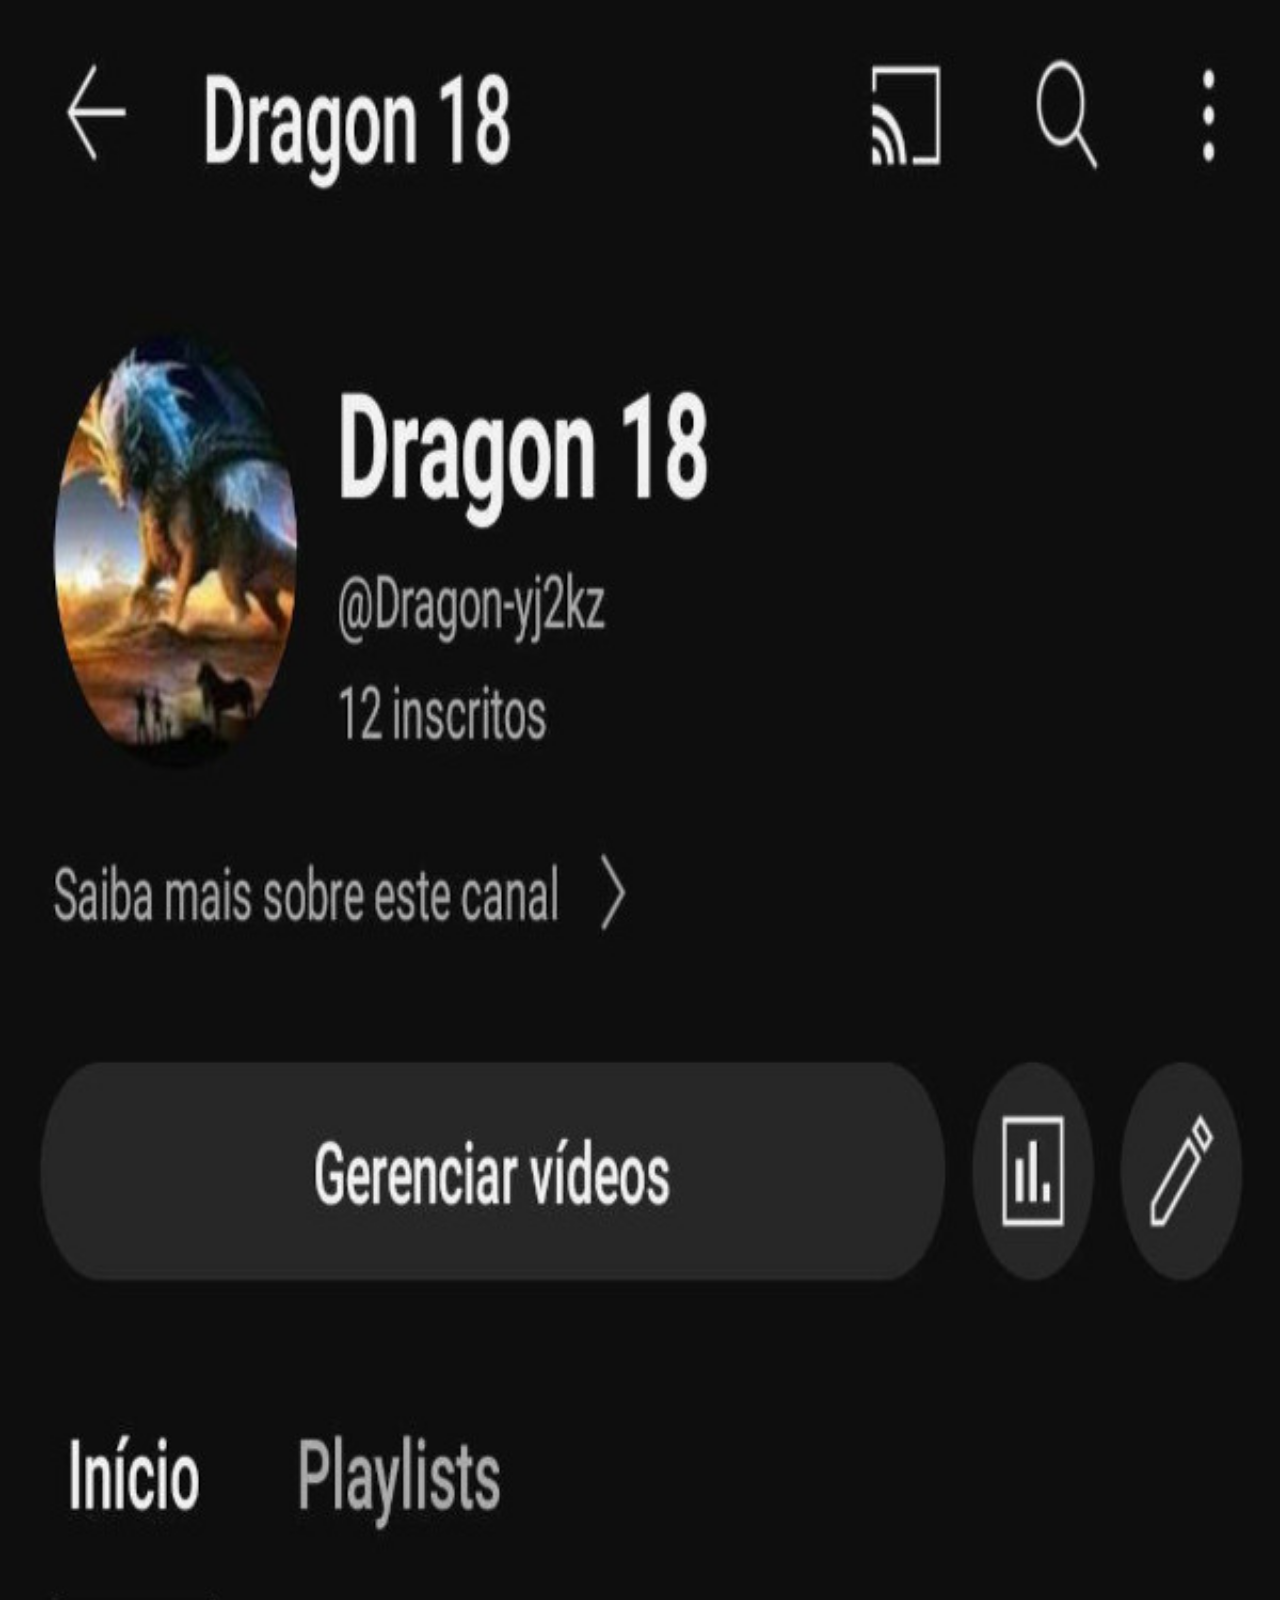
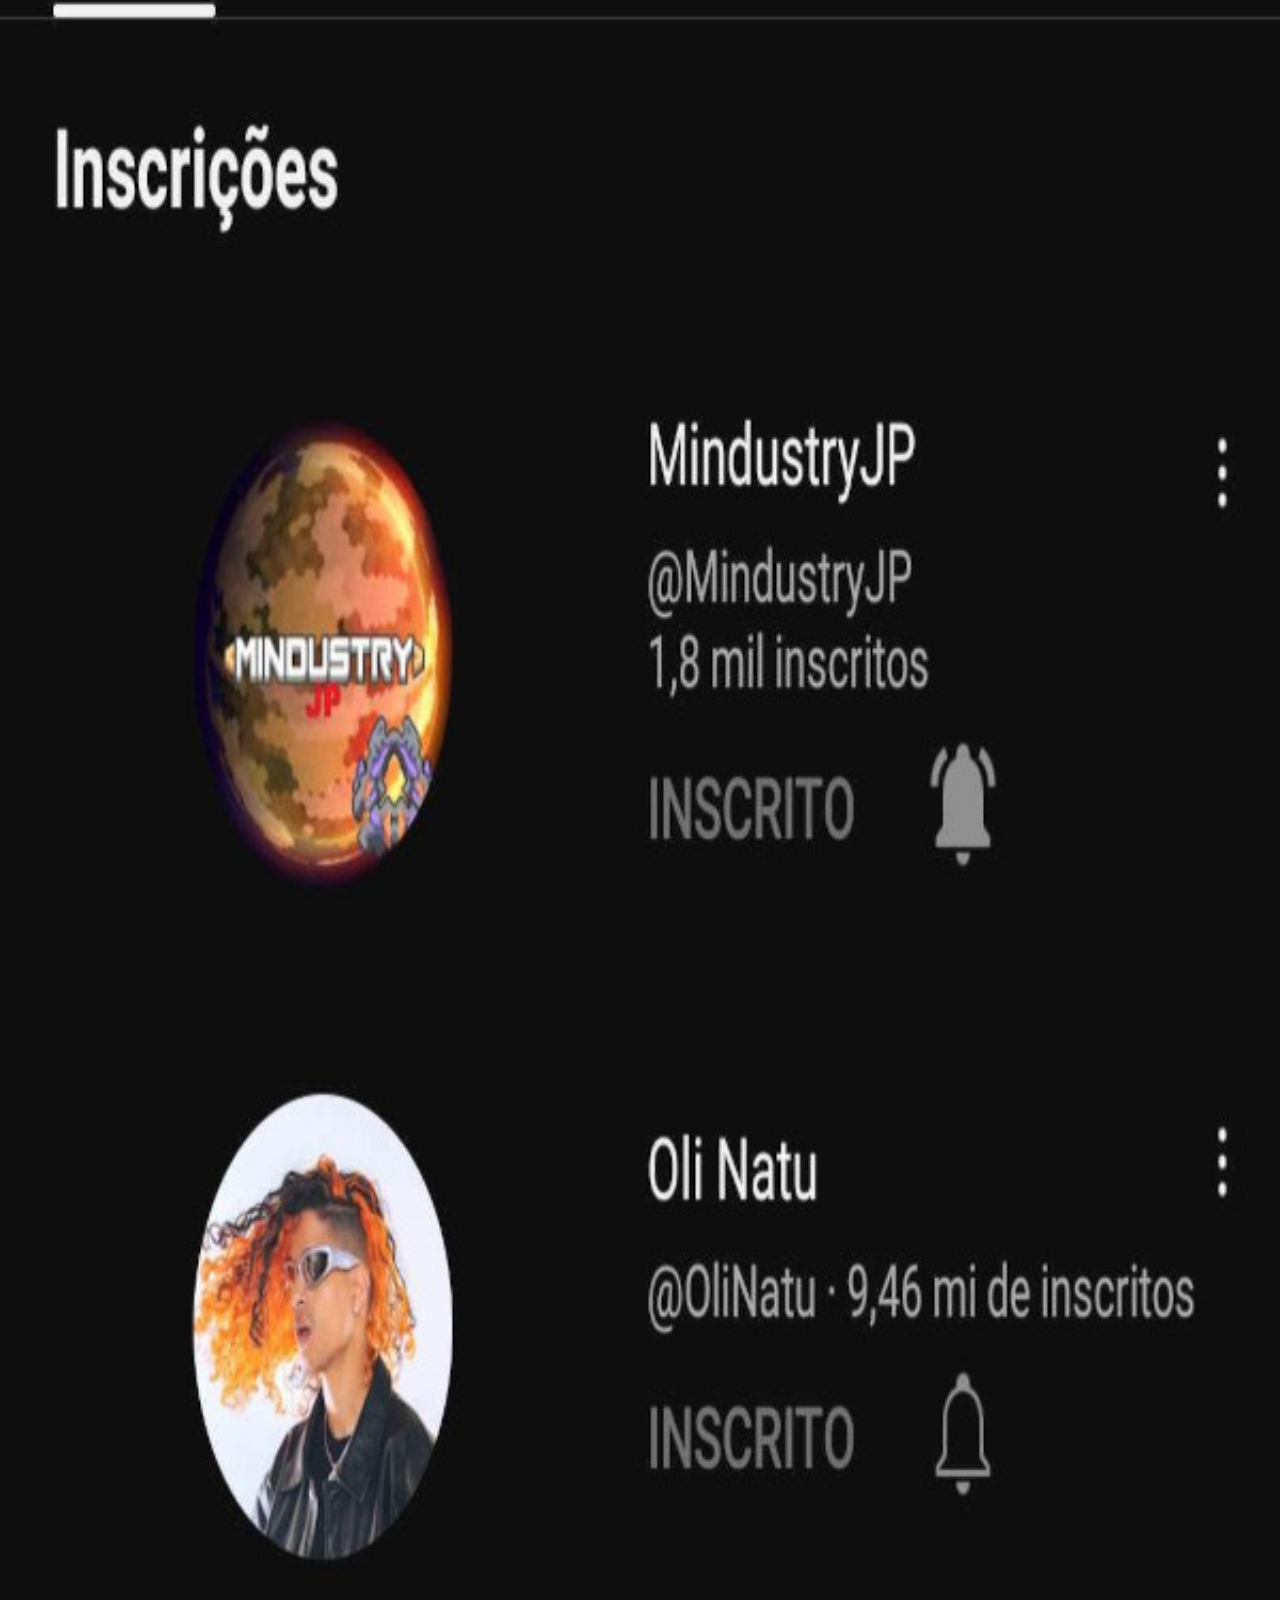
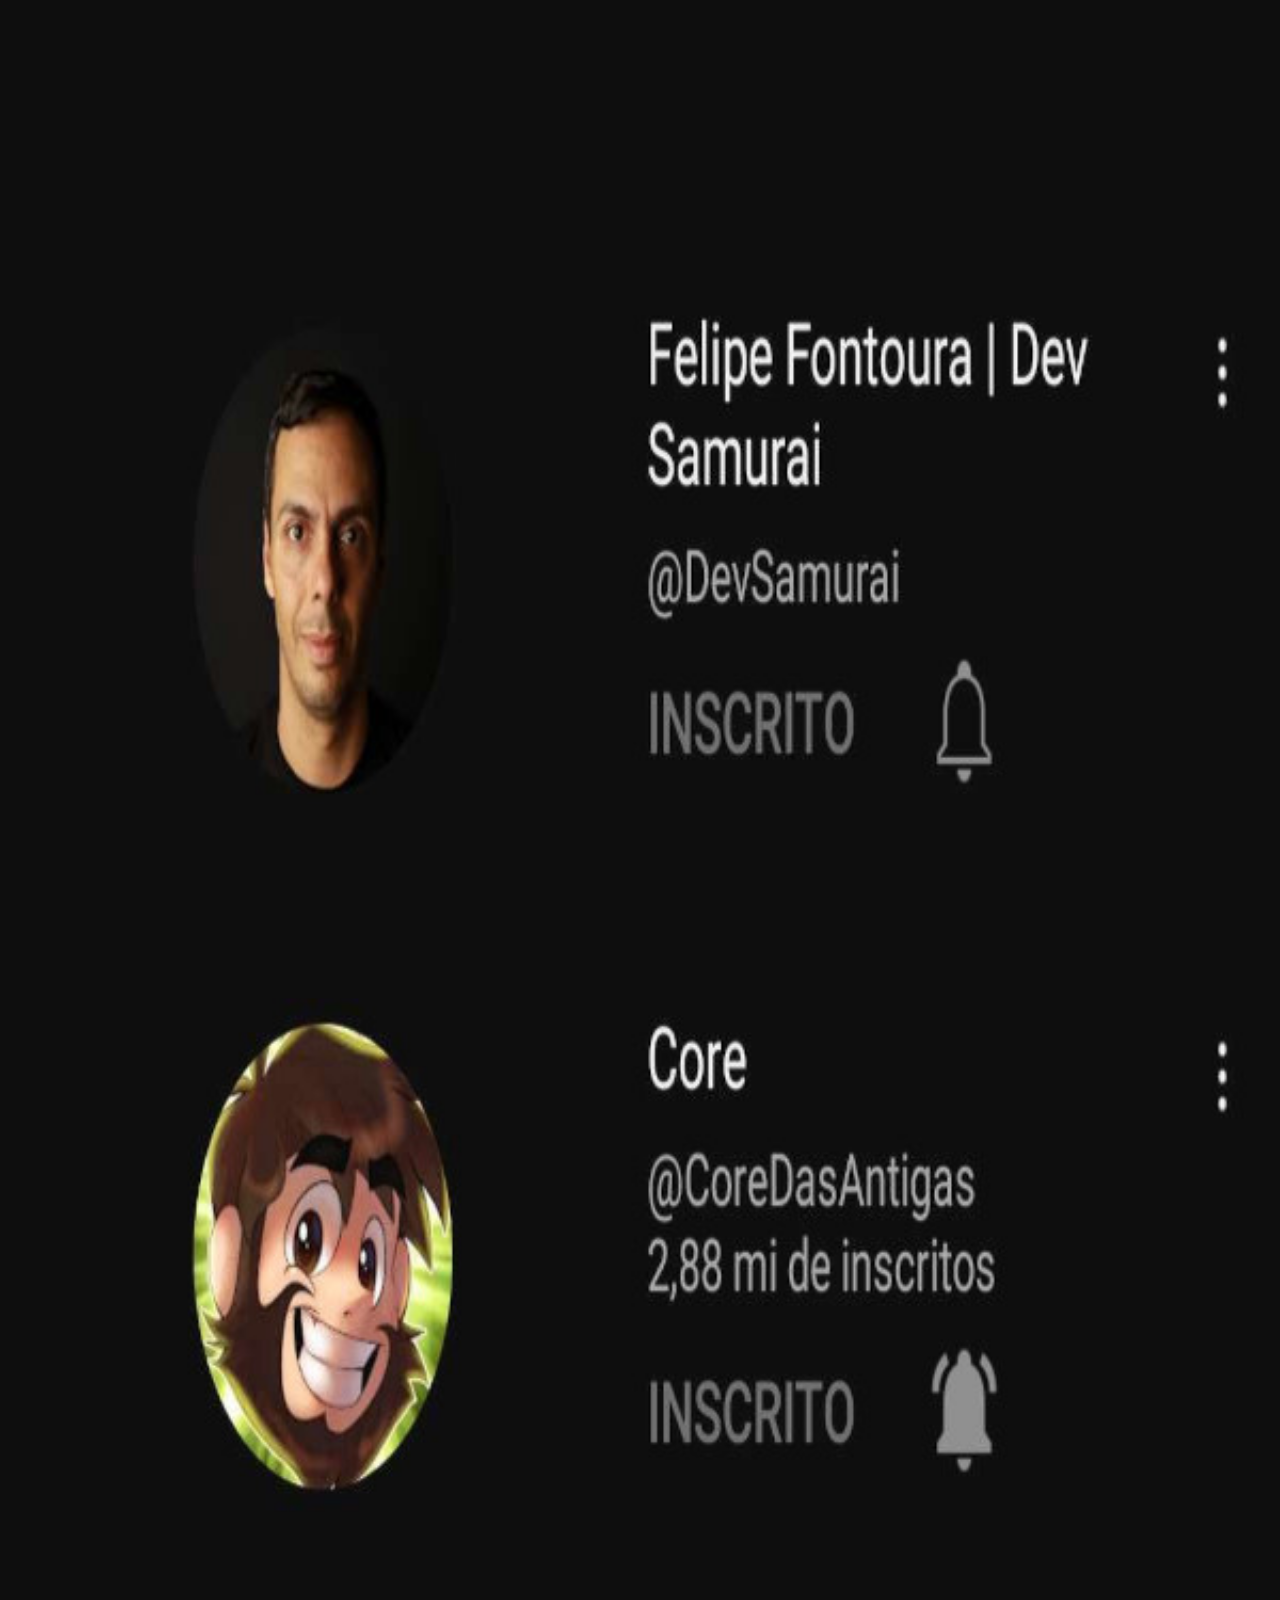
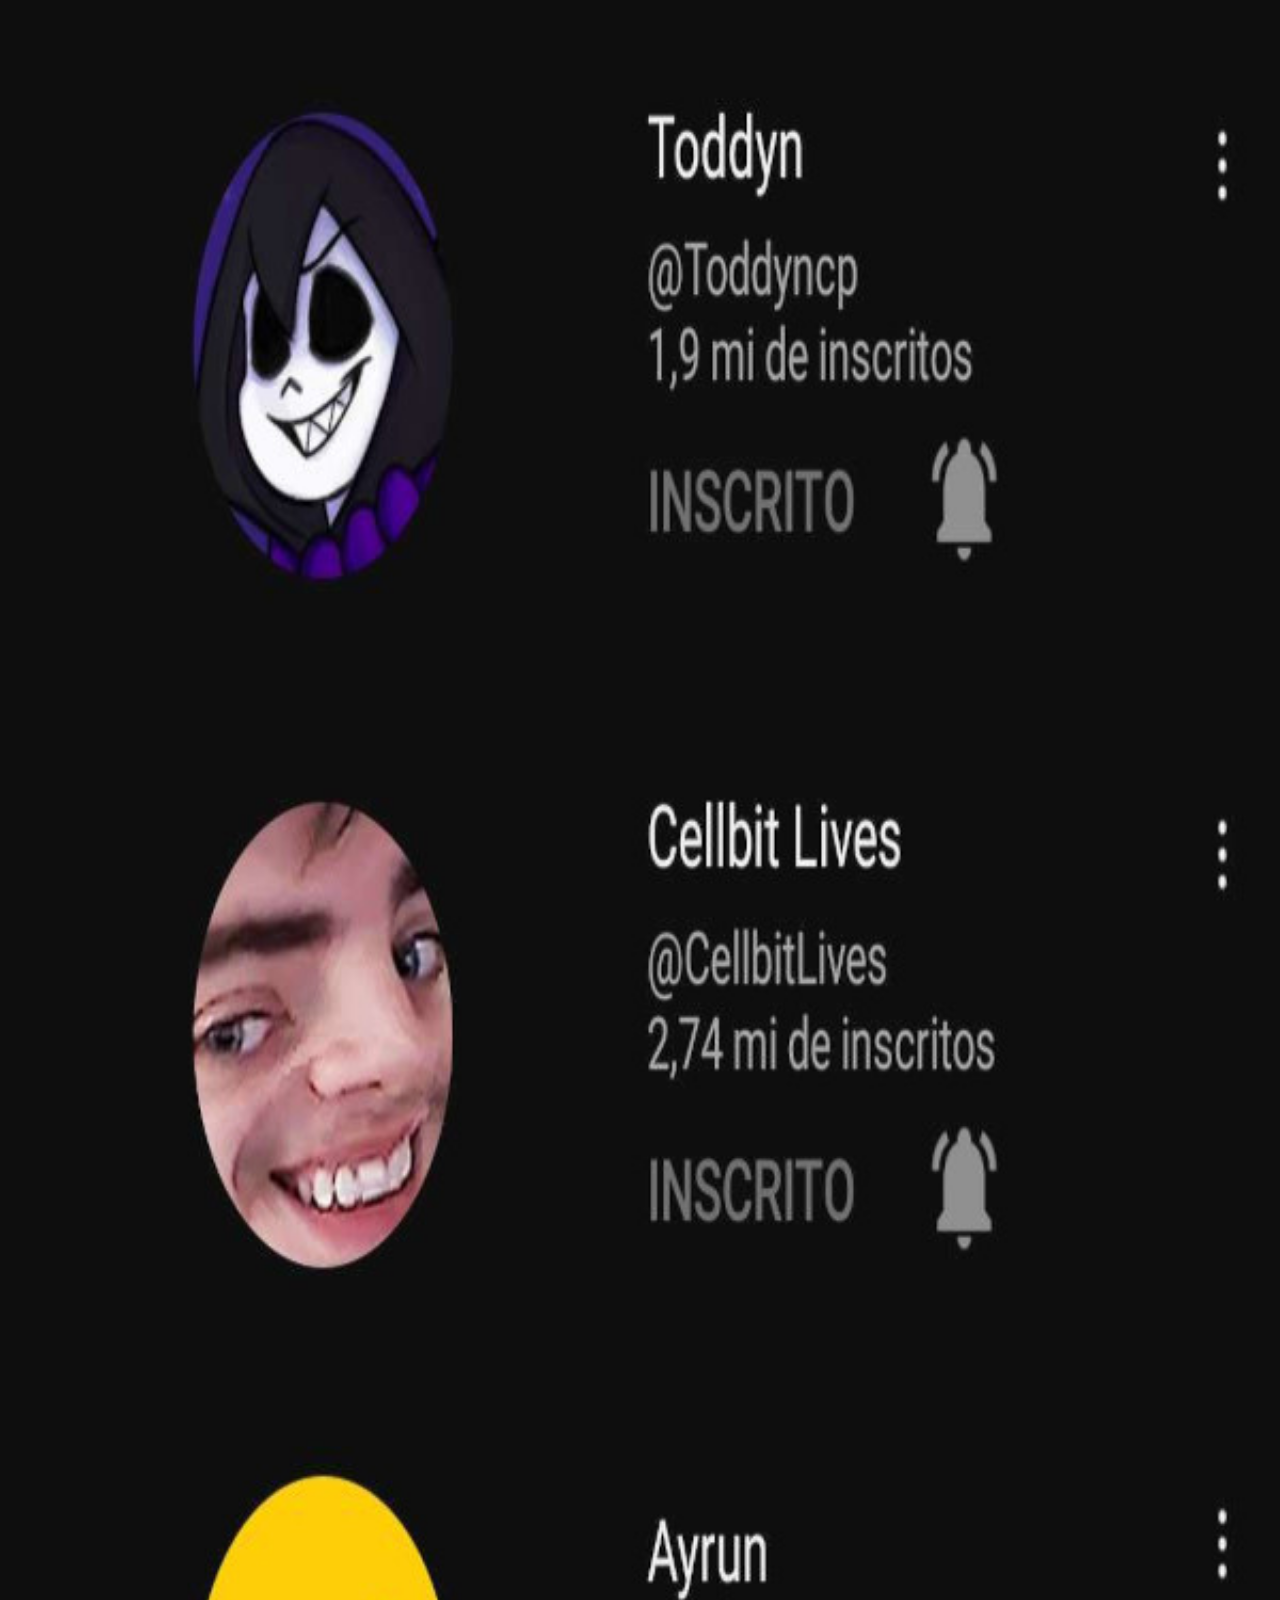
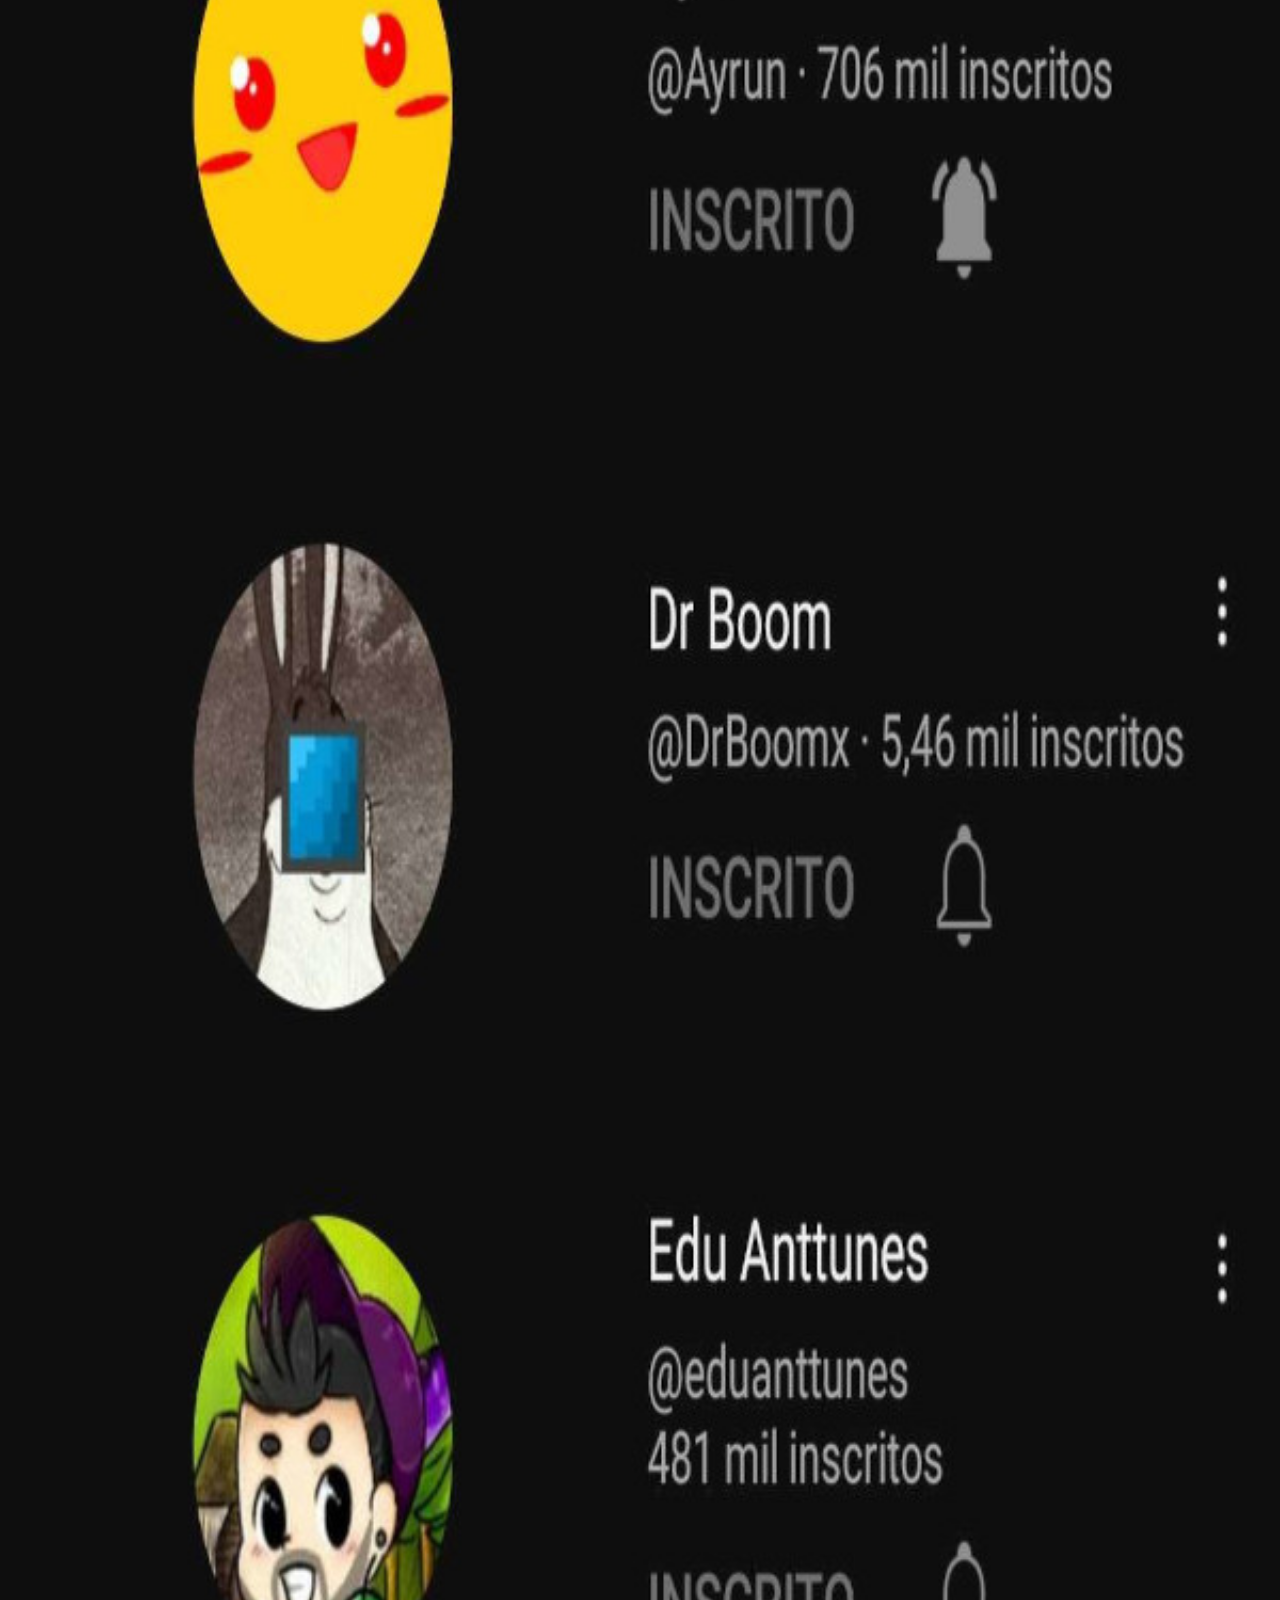
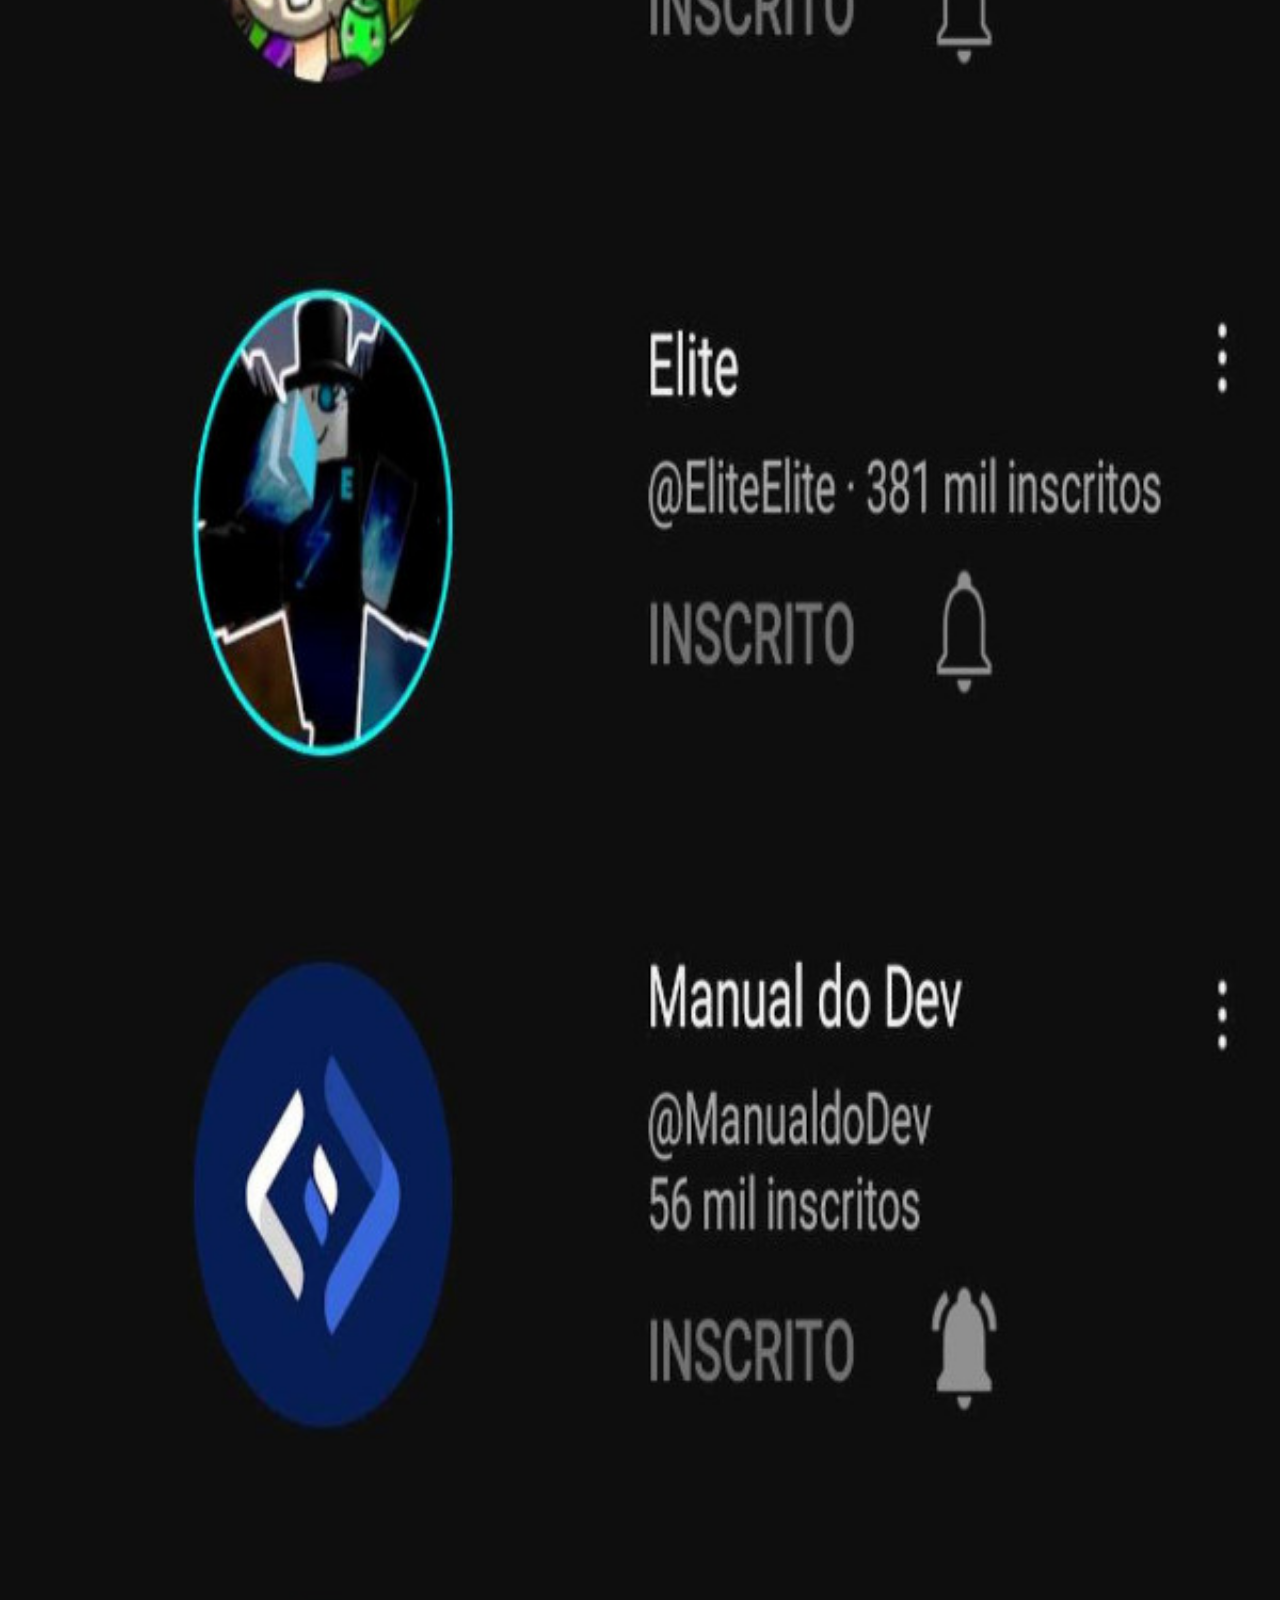
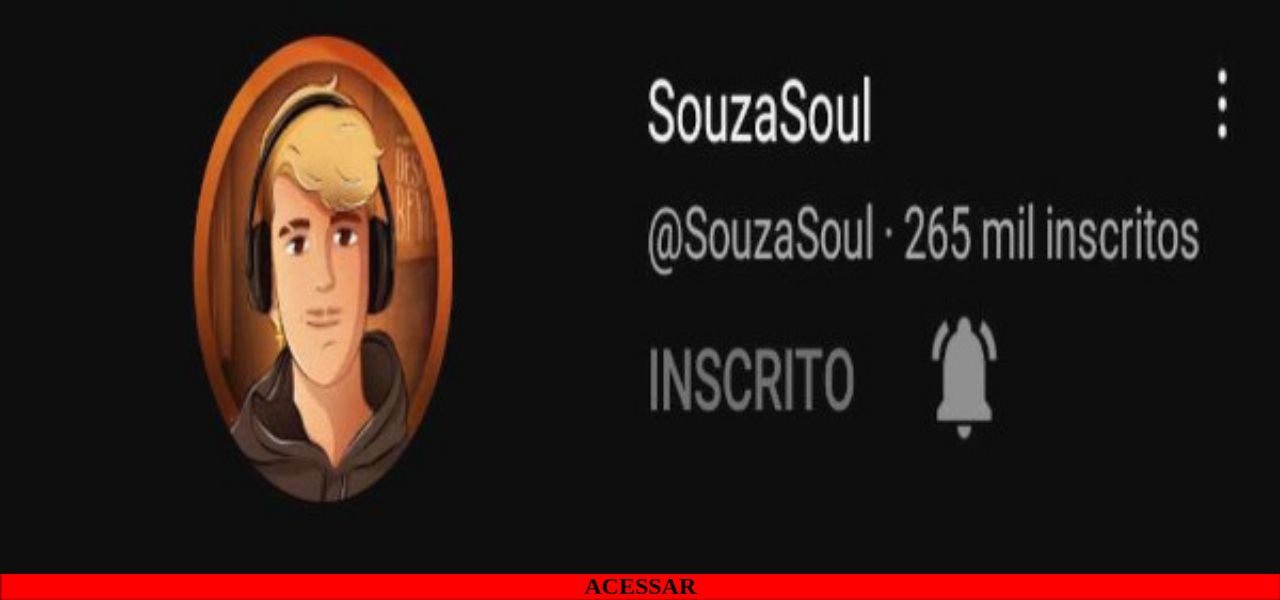
<file: frame-pages/youtube.html>
<!DOCTYPE html>
<html lang="pt-br">

<head>
    <meta charset="UTF-8">
    <meta name="viewport" content="width=device-width, initial-scale=1.0">
    <title>Home</title>
    <link rel="stylesheet" href="style.css">
</head>
<body>
    <main><img src="../images/tela-youtube.jpg" alt="tela"></main>
    <footer>
        <p><a href="https://www.youtube.com/channel/UCAkWHn9BRUJ9VblX72zIFPQ" target="_blank" rel="next">Acessar</a></p>
    </footer>
</body>

</html>
</file>
<file: styles/style.css>
@charset "UTF-8";
* {
    margin: 0px;
    padding: 0px;
}
html, body{
    width: 100vw;
    height: 100vh;
}
body{
    background: lightsalmon url(../images/fundo-madeira.jpg) center no-repeat fixed;
    background-size: cover;
    position: relative;
}
section#phone{
    position: absolute;
    color: white;
    width: 311px;
    background: url(../images/frame-iphone.png) no-repeat;
    height: 627px;
    top: 50%;
    left: 50%;
    transform: translate(-50%, -50%);
}
section iframe{
    position: absolute;
    height: 473px;
    width: 270px;
    top: 79px;
    left: 20px;
    border-radius: 5px;
}
section#links{
    position: absolute;
    right: 10px;
    top: 20px;
}
a{
    text-decoration: none;
    width: 100%;
    height: 100%;
    display: inline-block;
}
li.link {
    list-style: none;
    width: 50px;
    height: 50px;
    border-radius: 50%;
    margin-bottom: 10px;
    box-sizing: border-box;
    box-shadow: 2px 2px 5px black;
}
#link1 {
    background: url(../images/logo-home.jpg) no-repeat ;
    background-size: cover;
}
#link2 {
    background: url(../images/logo-youtube.jpg) no-repeat ;
    background-size: cover;
}
#link3 {
    background: url(../images/logo-github.jpg) no-repeat ;
    background-size: cover;
}
#link4 {
    background: url(../images/logo-instagram.jpg) no-repeat ;
    background-size: cover;
}
#link5 {
    background: url(../images/logo-facebook.jpg) no-repeat ;
    background-size: cover;
}  
li.link:hover{
    transition-duration: .4s;
    box-shadow: 5px 5px 5px black;
    width: 60px;
    height: 60px;
    border: 1px solid lightgray;
    
}
</file>
<file: frame-pages/style.css>
@charset "UTF-8";
* {
    margin: 0px;
    padding: 0px;
}
img {
    width: 100vw;
}

footer {
    margin-top: -5px;
    background-color: red;   
    text-align: center;
    font-size: 1.5em;
    box-shadow: inset 0.5px 0px 2px rgb(0, 0, 0);

}
a{
    text-decoration: none;
    color: rgb(0, 0, 0);
}
p{
    font-weight: bolder;
    text-transform: uppercase;
}
a:hover {
    color: white;
    transition-duration: 0.5s;
    text-decoration: underline;
}
::-webkit-scrollbar {
    width: 0px;
    height: 0px;
}
</file>
